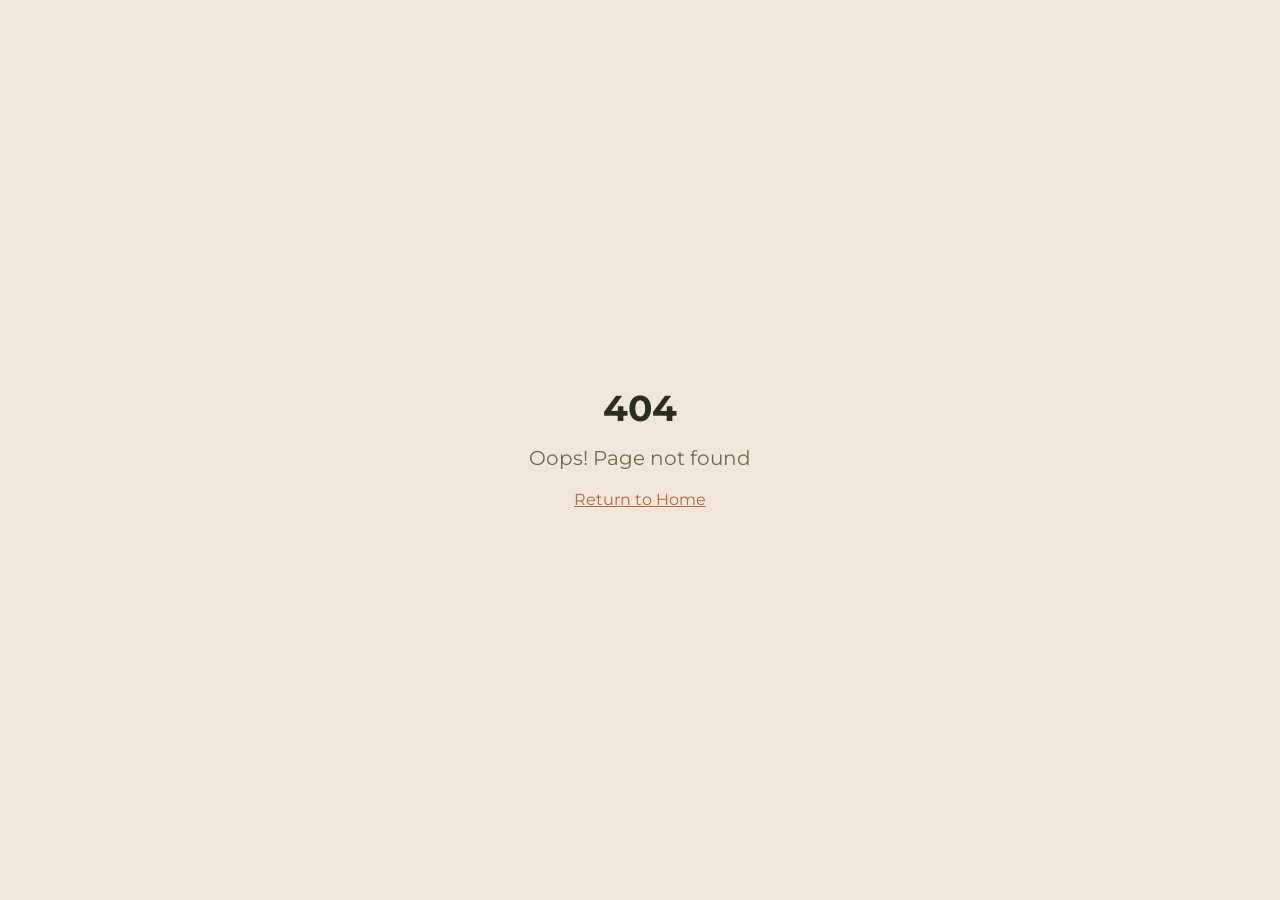
<file: index.html>
<!doctype html>
<html lang="en">
  <head>
    <meta charset="UTF-8" />
    <meta name="viewport" content="width=device-width, initial-scale=1.0" />
    <title>Ahmed & Maha | Wedding Invitation</title>
    <meta name="description" content="Friday, 18 December 2026 · 4:00 PM · Hilton Pyramids Golf">
    <meta name="author" content="Lovable" />
    <meta property="og:type" content="website" />
    <meta property="og:url" content="https://ahmed-maha-wedding.vercel.app/" />
    <meta property="og:image:width" content="459" />
    <meta property="og:image:height" content="858" />
    <meta property="og:image" content="https://ahmed-maha-wedding.vercel.app/assets/images/og-ahmed-maha.jpg">
    <meta property="og:image:secure_url" content="https://ahmed-maha-wedding.vercel.app/assets/images/og-ahmed-maha.jpg">
    <meta property="og:image:type" content="image/jpeg">
    <meta name="twitter:card" content="summary_large_image" />
    <meta name="twitter:image" content="https://ahmed-maha-wedding.vercel.app/assets/images/og-ahmed-maha.jpg">
    <meta property="og:title" content="Ahmed & Maha | Wedding Invitation">
    <meta name="twitter:title" content="Ahmed & Maha | Wedding Invitation">
    <meta property="og:description" content="Friday, 18 December 2026 · 4:00 PM · Hilton Pyramids Golf">
    <meta name="twitter:description" content="Friday, 18 December 2026 · 4:00 PM · Hilton Pyramids Golf">
    <link rel="icon" type="image/x-icon" href="favicon.ico">
    <link rel="preconnect" href="https://fonts.googleapis.com">
    <link rel="preconnect" href="https://fonts.gstatic.com" crossorigin>
    <link href="https://fonts.googleapis.com/css2?family=Cormorant+Garamond:ital,wght@0,300;0,400;0,500;0,600;1,300;1,400;1,600&family=Montserrat:wght@300;400;500;600&family=Great+Vibes&family=Alex+Brush&family=Aref+Ruqaa:wght@400;700&family=Amiri:wght@400;700&family=Tajawal:wght@300;400;500;700&display=swap" rel="stylesheet">
    <link rel="stylesheet" crossorigin href="css/index-2WDnBDLX.beautified.css">
  </head>
  <body>
    <div id="root"></div>
    <script type="module" crossorigin src="js/index-Dycnfc6B.beautified.js"></script>
  </body>
</html>
</file>
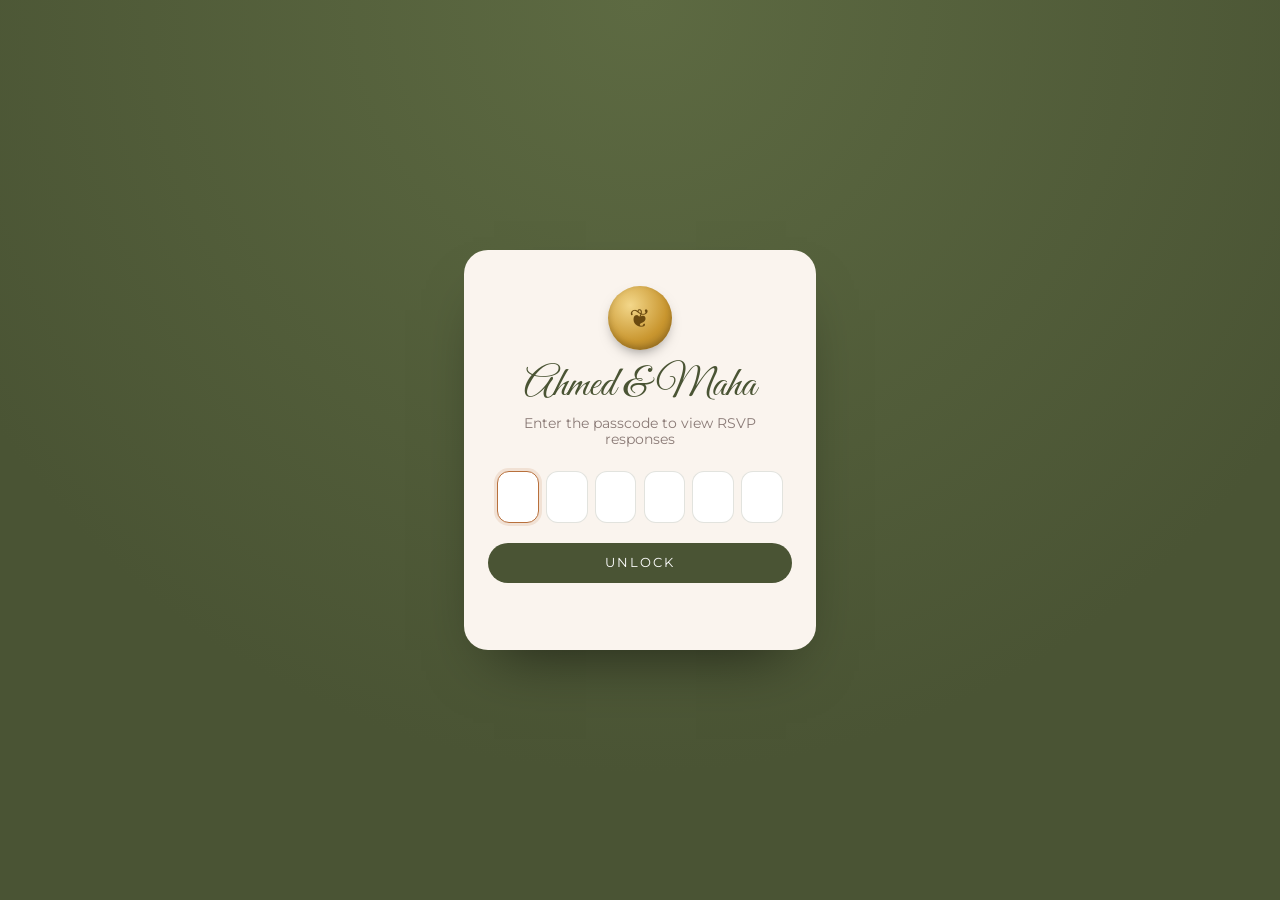
<file: responses.html>
<!doctype html>
<html lang="en">
<head>
  <meta charset="UTF-8" />
  <meta name="viewport" content="width=device-width, initial-scale=1.0" />
  <meta name="robots" content="noindex, nofollow" />
  <title>RSVP Responses | Ahmed &amp; Maha</title>
  <link rel="icon" type="image/x-icon" href="favicon.ico">
  <link rel="preconnect" href="https://fonts.googleapis.com">
  <link rel="preconnect" href="https://fonts.gstatic.com" crossorigin>
  <link href="https://fonts.googleapis.com/css2?family=Cormorant+Garamond:ital,wght@0,400;0,500;0,600;1,400&family=Montserrat:wght@300;400;500;600&family=Great+Vibes&display=swap" rel="stylesheet">
  <style>
    :root {
      --olive: #4a5434;
      --olive-2: #5d6a42;
      --cream: #f5ebe1;
      --paper: #faf4ee;
      --gold: #f5ebe1;
      --wine: #7c2a3e;
      --accent: #b8703c;
      --text: #3b2a2e;
      --muted: #8a7a76;
      --line: rgba(74, 84, 52, .16);
      --yes: #2F5A3F;
      --no: #b23a5b;
    }
    * { box-sizing: border-box; margin: 0; padding: 0 }
    body {
      font-family: Montserrat, system-ui, sans-serif;
      background: var(--cream);
      color: var(--text);
      min-height: 100vh;
    }
    .script { font-family: "Great Vibes", cursive; font-weight: 400 }
    .serif { font-family: "Cormorant Garamond", serif }
    button { font: inherit; cursor: pointer; border: 0; background: none; color: inherit }

    /* lock screen */
    .lock {
      min-height: 100vh; display: flex; align-items: center; justify-content: center;
      padding: 1.5rem; background: radial-gradient(circle at 50% 0%, var(--olive-2), var(--olive) 70%);
    }
    .lock-card {
      width: 100%; max-width: 22rem; text-align: center; background: var(--paper);
      border-radius: 1.5rem; padding: 2.25rem 1.5rem; box-shadow: 0 30px 60px -30px rgba(0,0,0,.6);
      animation: pop .7s cubic-bezier(.2,1.4,.4,1) both;
    }
    .lock-seal {
      width: 64px; height: 64px; margin: 0 auto 1rem; border-radius: 50%;
      background: radial-gradient(circle at 35% 30%, #f3d78a, #c9962f 60%, #9c7020);
      display: flex; align-items: center; justify-content: center; color: #6b4a10; font-size: 1.6rem;
      box-shadow: 0 6px 14px -6px rgba(0,0,0,.5), inset 0 -3px 6px rgba(0,0,0,.2);
    }
    .lock h1 { font-size: 2.6rem; color: var(--olive); line-height: 1 }
    .lock p { color: var(--muted); font-size: .85rem; margin: .5rem 0 1.5rem }
    .pin { display: flex; gap: .45rem; justify-content: center; margin-bottom: 1.25rem }
    .pin input {
      width: 2.6rem; height: 3.2rem; text-align: center; font-size: 1.4rem; border-radius: .75rem;
      border: 1.5px solid var(--line); background: #fff; color: var(--text); outline: none;
      font-family: "Cormorant Garamond", serif; font-weight: 600;
    }
    .pin input:focus { border-color: var(--accent); box-shadow: 0 0 0 3px rgba(184,112,60,.15) }
    .shake { animation: shake .45s }
    .btn {
      display: inline-flex; align-items: center; justify-content: center; gap: .5rem;
      padding: .8rem 1.4rem; border-radius: 999px; background: var(--olive); color: #fff;
      font-size: .8rem; letter-spacing: .15em; text-transform: uppercase; transition: transform .2s, opacity .2s;
    }
    .btn:hover { transform: translateY(-1px) }
    .btn:disabled { opacity: .55; cursor: default; transform: none }
    .btn-ghost { background: #fff; color: var(--olive); border: 1px solid var(--line) }
    .lock .btn { width: 100% }
    .err { color: var(--no); font-size: .8rem; min-height: 1.2rem; margin-top: .75rem }

    /* dashboard */
    .top {
      background: var(--olive); color: var(--gold); padding: 1.5rem 1rem 4.5rem; text-align: center;
    }
    .top h1 { font-size: 2.8rem; line-height: 1 }
    .top p { opacity: .75; font-size: .8rem; letter-spacing: .25em; text-transform: uppercase; margin-top: .4rem }
    .wrap { max-width: 64rem; margin: -3.5rem auto 0; padding: 0 1rem 3rem }
    .stats { display: grid; grid-template-columns: repeat(2, 1fr); gap: .75rem }
    .stat {
      background: var(--paper); border-radius: 1.1rem; padding: 1rem; border: 1px solid var(--line);
      box-shadow: 0 10px 30px -20px rgba(0,0,0,.45); animation: rise .6s both;
    }
    .stat:nth-child(2) { animation-delay: .06s } .stat:nth-child(3) { animation-delay: .12s } .stat:nth-child(4) { animation-delay: .18s }
    .stat-label { font-size: .62rem; letter-spacing: .22em; text-transform: uppercase; color: var(--muted) }
    .stat-num { font-family: "Cormorant Garamond", serif; font-size: 2.4rem; font-weight: 600; line-height: 1.1 }
    .stat-num.yes { color: var(--yes) } .stat-num.no { color: var(--no) } .stat-num.gold { color: var(--accent) }
    .bar { height: 6px; border-radius: 6px; background: rgba(178,58,91,.18); overflow: hidden; margin-top: .5rem }
    .bar > span { display: block; height: 100%; background: var(--yes); border-radius: 6px; transition: width 1s ease }

    .tools { display: flex; flex-wrap: wrap; gap: .6rem; align-items: center; margin: 1.5rem 0 1rem }
    .search {
      flex: 1 1 14rem; padding: .7rem 1rem; border-radius: 999px; border: 1px solid var(--line);
      background: #fff; font: inherit; font-size: .9rem; outline: none; color: var(--text);
    }
    .search:focus { border-color: var(--accent) }
    .filters { display: flex; gap: .35rem }
    .chip {
      padding: .5rem .9rem; border-radius: 999px; font-size: .75rem; border: 1px solid var(--line); background: #fff;
    }
    .chip.on { background: var(--olive); color: #fff; border-color: var(--olive) }

    .list { display: grid; gap: .75rem }
    .row {
      background: #fff; border-radius: 1rem; padding: 1rem 1.1rem; border: 1px solid var(--line);
      display: grid; grid-template-columns: auto 1fr auto; gap: .2rem .9rem; align-items: center;
      animation: rise .45s both;
    }
    .avatar {
      grid-row: span 2; width: 42px; height: 42px; border-radius: 50%; display: flex; align-items: center;
      justify-content: center; font-family: "Cormorant Garamond", serif; font-weight: 600; font-size: 1.2rem; color: #fff;
    }
    .name { font-family: "Cormorant Garamond", serif; font-size: 1.3rem; font-weight: 600; line-height: 1.15; word-break: break-word }
    .when { font-size: .7rem; color: var(--muted) }
    .badge {
      grid-row: span 2; justify-self: end; display: flex; flex-direction: column; align-items: center;
      padding: .35rem .7rem; border-radius: .8rem; font-size: .62rem; letter-spacing: .12em; text-transform: uppercase;
    }
    .badge b { font-family: "Cormorant Garamond", serif; font-size: 1.4rem; letter-spacing: 0; line-height: 1 }
    .badge.yes { background: rgba(47,90,63,.1); color: var(--yes) }
    .badge.no { background: rgba(178,58,91,.1); color: var(--no) }
    .msg {
      grid-column: 1 / -1; margin-top: .6rem; padding: .7rem .9rem; border-radius: .75rem; background: var(--paper);
      font-family: "Cormorant Garamond", serif; font-style: italic; font-size: 1.05rem; border-left: 3px solid var(--accent);
      white-space: pre-wrap; word-break: break-word;
    }
    .row-foot { grid-column: 1 / -1; display: flex; justify-content: flex-end; margin-top: .55rem }
    .del {
      display: inline-flex; align-items: center; gap: .35rem; padding: .4rem .85rem; border-radius: 999px;
      font-size: .7rem; letter-spacing: .1em; text-transform: uppercase; color: var(--no);
      border: 1px solid rgba(178,58,91,.3); background: #fff; transition: background .2s, color .2s;
    }
    .del svg { width: 14px; height: 14px }
    .del:hover:not(:disabled) { background: var(--no); color: #fff }
    .del:disabled { opacity: .6; cursor: default }
    .row.gone { transition: opacity .35s, transform .35s; opacity: 0; transform: translateX(30px) }
    .empty { text-align: center; color: var(--muted); padding: 3rem 1rem; font-family: "Cormorant Garamond", serif; font-size: 1.3rem }
    .note { text-align: center; color: var(--muted); font-size: .7rem; margin-top: 2rem }
    .hidden { display: none !important }
    .spin { width: 16px; height: 16px; border: 2px solid rgba(255,255,255,.4); border-top-color: #fff; border-radius: 50%; animation: spin .8s linear infinite }

    @media (min-width: 720px) {
      .stats { grid-template-columns: repeat(4, 1fr) }
      .top { padding: 2.5rem 1rem 5rem }
      .top h1 { font-size: 3.6rem }
    }
    @keyframes pop { from { transform: scale(.85); opacity: 0 } to { transform: none; opacity: 1 } }
    @keyframes rise { from { transform: translateY(14px); opacity: 0 } to { transform: none; opacity: 1 } }
    @keyframes shake { 20%, 60% { transform: translateX(-8px) } 40%, 80% { transform: translateX(8px) } }
    @keyframes spin { to { transform: rotate(360deg) } }
    @media (prefers-reduced-motion: reduce) { * { animation: none !important; transition: none !important } }
  </style>
</head>
<body>
  <!-- Lock screen -->
  <section class="lock" id="lock">
    <form class="lock-card" id="lockForm" autocomplete="off">
      <div class="lock-seal">&#10086;</div>
      <h1 class="script">Ahmed &amp; Maha</h1>
      <p>Enter the passcode to view RSVP responses</p>
      <div class="pin" id="pin">
        <input inputmode="numeric" maxlength="1" aria-label="Digit 1">
        <input inputmode="numeric" maxlength="1" aria-label="Digit 2">
        <input inputmode="numeric" maxlength="1" aria-label="Digit 3">
        <input inputmode="numeric" maxlength="1" aria-label="Digit 4">
        <input inputmode="numeric" maxlength="1" aria-label="Digit 5">
        <input inputmode="numeric" maxlength="1" aria-label="Digit 6">
      </div>
      <button class="btn" id="unlockBtn" type="submit">Unlock</button>
      <div class="err" id="lockErr" role="alert"></div>
    </form>
  </section>

  <!-- Dashboard -->
  <main class="hidden" id="dash">
    <header class="top">
      <h1 class="script">RSVP Responses</h1>
      <p>Ahmed &amp; Maha &middot; 18 December 2026</p>
    </header>
    <div class="wrap">
      <div class="stats">
        <div class="stat"><div class="stat-label">Responses</div><div class="stat-num" id="sTotal">0</div></div>
        <div class="stat"><div class="stat-label">Attending</div><div class="stat-num yes" id="sYes">0</div>
          <div class="bar"><span id="sBar" style="width:0%"></span></div></div>
        <div class="stat"><div class="stat-label">Total guests</div><div class="stat-num gold" id="sGuests">0</div></div>
        <div class="stat"><div class="stat-label">Declined</div><div class="stat-num no" id="sNo">0</div></div>
      </div>

      <div class="tools">
        <input class="search" id="search" type="search" placeholder="Search by name or message">
        <div class="filters">
          <button class="chip on" data-f="all">All</button>
          <button class="chip" data-f="yes">Attending</button>
          <button class="chip" data-f="no">Declined</button>
        </div>
        <button class="btn btn-ghost" id="refresh" type="button">Refresh</button>
        <button class="btn" id="csv" type="button">Export CSV</button>
      </div>

      <div class="list" id="list"></div>
      <p class="note" id="updated"></p>
    </div>
  </main>

  <script>
    const FN_URL = "https://cwcsbydzseldbjtadbbu.supabase.co/functions/v1/get-rsvps";
    const ANON = "eyJhbGciOiJIUzI1NiIsInR5cCI6IkpXVCJ9.eyJpc3MiOiJzdXBhYmFzZSIsInJlZiI6ImN3Y3NieWR6c2VsZGJqdGFkYmJ1Iiwicm9sZSI6ImFub24iLCJpYXQiOjE3ODU1MTY5NjYsImV4cCI6MjEwMTA5Mjk2Nn0.QWNqAihPZNB1IXNtmgStQ8k_hIuSto0u5cU7KVOER4g";
    const KEY = "am-rsvp-pass";
    const $ = id => document.getElementById(id);
    const pins = [...document.querySelectorAll("#pin input")];
    let rows = [], filter = "all", passcode = "";

    const store = {
      get() { try { return sessionStorage.getItem(KEY) || "" } catch { return "" } },
      set(v) { try { sessionStorage.setItem(KEY, v) } catch {} },
      clear() { try { sessionStorage.removeItem(KEY) } catch {} }
    };

    // pin inputs
    pins.forEach((el, i) => {
      el.addEventListener("input", () => {
        el.value = el.value.replace(/\D/g, "").slice(-1);
        if (el.value && pins[i + 1]) pins[i + 1].focus();
        if (pins.every(p => p.value)) $("lockForm").requestSubmit();
      });
      el.addEventListener("keydown", e => {
        if (e.key === "Backspace" && !el.value && pins[i - 1]) pins[i - 1].focus();
      });
      el.addEventListener("paste", e => {
        const d = (e.clipboardData.getData("text") || "").replace(/\D/g, "").slice(0, 6);
        if (!d) return;
        e.preventDefault();
        pins.forEach((p, k) => p.value = d[k] || "");
        (pins[d.length] || pins[5]).focus();
        if (d.length === 6) $("lockForm").requestSubmit();
      });
    });

    async function fetchRows(code) {
      return (await callFn({ passcode: code })).data || [];
    }

    async function callFn(payload) {
      let res;
      try {
        res = await fetch(FN_URL, {
          method: "POST",
          headers: { "Content-Type": "application/json", apikey: ANON, Authorization: "Bearer " + ANON },
          body: JSON.stringify(payload)
        });
      } catch {
        throw new Error("Couldn't reach the server. Check your connection, or the get-rsvps function isn't set up in Supabase yet.");
      }
      let body = {};
      try { body = await res.json() } catch {}
      if (res.status === 401 && body.error === "Wrong passcode") throw Object.assign(new Error("Wrong passcode"), { code: 401 });
      if (res.status === 404) throw new Error("The get-rsvps function isn't set up in Supabase yet.");
      if (!res.ok) throw new Error(body.error || body.message || body.msg || ("Error " + res.status));
      return body;
    }

    async function unlock(code, silent) {
      const btn = $("unlockBtn");
      btn.disabled = true; btn.innerHTML = '<span class="spin"></span>';
      $("lockErr").textContent = "";
      try {
        rows = await fetchRows(code);
        passcode = code; store.set(code);
        $("lock").classList.add("hidden"); $("dash").classList.remove("hidden");
        render();
      } catch (e) {
        store.clear();
        if (!silent) {
          $("lockErr").textContent = e.message;
          $("pin").classList.remove("shake"); void $("pin").offsetWidth; $("pin").classList.add("shake");
          if (e.code === 401) { pins.forEach(p => p.value = ""); pins[0].focus() }
        }
      } finally {
        btn.disabled = false; btn.textContent = "Unlock";
      }
    }

    $("lockForm").addEventListener("submit", e => {
      e.preventDefault();
      const code = pins.map(p => p.value).join("");
      if (code.length < 6) { $("lockErr").textContent = "Enter all 6 digits"; return }
      unlock(code);
    });

    const guestsOf = r => r.attendance === "yes" ? (Number(r.number_of_guests) || 1) : 0;
    const esc = s => String(s ?? "").replace(/[&<>"']/g, c => ({ "&": "&amp;", "<": "&lt;", ">": "&gt;", '"': "&quot;", "'": "&#39;" }[c]));
    const fmt = d => { try { return new Date(d).toLocaleString("en-GB", { day: "numeric", month: "short", hour: "2-digit", minute: "2-digit" }) } catch { return "" } };
    const palette = ["#2F5A3F", "#7FA97C", "#0E7A4D", "#D63384", "#F07BA7", "#b8703c", "#4a5434"];
    const colorFor = s => palette[[...String(s)].reduce((a, c) => a + c.charCodeAt(0), 0) % palette.length];

    function countUp(el, to) {
      const from = Number(el.textContent) || 0, t0 = performance.now(), dur = 700;
      const step = t => { const k = Math.min(1, (t - t0) / dur); el.textContent = Math.round(from + (to - from) * (1 - Math.pow(1 - k, 3))); if (k < 1) requestAnimationFrame(step) };
      requestAnimationFrame(step);
    }

    function render() {
      const yes = rows.filter(r => r.attendance === "yes"), no = rows.filter(r => r.attendance !== "yes");
      countUp($("sTotal"), rows.length);
      countUp($("sYes"), yes.length);
      countUp($("sNo"), no.length);
      countUp($("sGuests"), yes.reduce((a, r) => a + guestsOf(r), 0));
      $("sBar").style.width = rows.length ? (yes.length / rows.length * 100) + "%" : "0%";

      const q = $("search").value.trim().toLowerCase();
      const shown = rows.filter(r =>
        (filter === "all" || (filter === "yes" ? r.attendance === "yes" : r.attendance !== "yes")) &&
        (!q || (r.full_name || "").toLowerCase().includes(q) || (r.message || "").toLowerCase().includes(q)));

      $("list").innerHTML = shown.length ? shown.map((r, i) => {
        const y = r.attendance === "yes";
        return `<article class="row" style="animation-delay:${Math.min(i, 12) * 0.04}s">
          <div class="avatar" style="background:${colorFor(r.full_name)}">${esc((r.full_name || "?").trim().charAt(0).toUpperCase())}</div>
          <div class="name">${esc(r.full_name)}</div>
          <div class="badge ${y ? "yes" : "no"}">${y ? `<b>${guestsOf(r)}</b>${guestsOf(r) === 1 ? "guest" : "guests"}` : "<b>&#10005;</b>declined"}</div>
          <div class="when">${esc(fmt(r.created_at))}</div>
          ${r.message ? `<div class="msg">${esc(r.message)}</div>` : ""}
          <div class="row-foot"><button class="del" type="button" data-id="${esc(r.id)}">
            <svg viewBox="0 0 24 24" fill="none" stroke="currentColor" stroke-width="1.6" stroke-linecap="round" stroke-linejoin="round"><path d="M3 6h18"/><path d="M8 6V4h8v2"/><path d="M6 6l1 14h10l1-14"/><path d="M10 11v6M14 11v6"/></svg>
            Delete</button></div>
        </article>`;
      }).join("") : `<div class="empty">${rows.length ? "No matching responses" : "No responses yet"}</div>`;

      $("updated").textContent = "Last updated " + new Date().toLocaleTimeString("en-GB", { hour: "2-digit", minute: "2-digit" });
    }

    $("list").addEventListener("click", async e => {
      const btn = e.target.closest(".del");
      if (!btn) return;
      const id = btn.dataset.id, r = rows.find(x => x.id === id);
      if (!r || !confirm(`Delete the response from "${r.full_name}"?\nThis can't be undone.`)) return;
      btn.disabled = true; btn.textContent = "Deleting...";
      try {
        await callFn({ passcode, action: "delete", id });
        const card = btn.closest(".row");
        card.classList.add("gone");
        setTimeout(() => { rows = rows.filter(x => x.id !== id); render() }, 350);
      } catch (err) {
        alert("Couldn't delete: " + err.message);
        btn.disabled = false; btn.textContent = "Delete";
      }
    });

    $("search").addEventListener("input", render);
    document.querySelectorAll(".chip").forEach(c => c.addEventListener("click", () => {
      document.querySelectorAll(".chip").forEach(x => x.classList.toggle("on", x === c));
      filter = c.dataset.f; render();
    }));
    $("refresh").addEventListener("click", async () => {
      const b = $("refresh"); b.disabled = true; b.textContent = "Loading...";
      try { rows = await fetchRows(passcode); render() } catch (e) { alert(e.message) }
      finally { b.disabled = false; b.textContent = "Refresh" }
    });
    $("csv").addEventListener("click", () => {
      // prefix cells that Excel would treat as formulas
      const q = v => { let s = String(v ?? ""); if (/^[=+\-@\t\r]/.test(s)) s = "'" + s; return '"' + s.replace(/"/g, '""') + '"' };
      const lines = [["Name", "Attending", "Guests", "Message", "Submitted"].map(q).join(",")]
        .concat(rows.map(r => [r.full_name, r.attendance === "yes" ? "Yes" : "No", guestsOf(r), r.message, r.created_at].map(q).join(",")));
      const a = document.createElement("a");
      a.href = URL.createObjectURL(new Blob(["﻿" + lines.join("\r\n")], { type: "text/csv;charset=utf-8" }));
      a.download = "ahmed-maha-rsvps.csv"; document.body.appendChild(a); a.click(); a.remove();
    });

    // auto-unlock within the same browser tab session
    const saved = store.get();
    if (saved) unlock(saved, true); else pins[0].focus();
  </script>
</body>
</html>
</file>
<file: css/index-2WDnBDLX.beautified.css>
@import"https://fonts.googleapis.com/css2?family=Cormorant+Garamond:ital,wght@0,300;0,400;0,500;0,600;1,300;1,400;1,600&family=Montserrat:wght@300;400;500;600&family=Great+Vibes&family=Alex+Brush&display=swap";

*,
:before,
:after {
    --tw-border-spacing-x: 0;
    --tw-border-spacing-y: 0;
    --tw-translate-x: 0;
    --tw-translate-y: 0;
    --tw-rotate: 0;
    --tw-skew-x: 0;
    --tw-skew-y: 0;
    --tw-scale-x: 1;
    --tw-scale-y: 1;
    --tw-pan-x: ;
    --tw-pan-y: ;
    --tw-pinch-zoom: ;
    --tw-scroll-snap-strictness: proximity;
    --tw-gradient-from-position: ;
    --tw-gradient-via-position: ;
    --tw-gradient-to-position: ;
    --tw-ordinal: ;
    --tw-slashed-zero: ;
    --tw-numeric-figure: ;
    --tw-numeric-spacing: ;
    --tw-numeric-fraction: ;
    --tw-ring-inset: ;
    --tw-ring-offset-width: 0px;
    --tw-ring-offset-color: #fff;
    --tw-ring-color: rgb(59 130 246 / .5);
    --tw-ring-offset-shadow: 0 0 #0000;
    --tw-ring-shadow: 0 0 #0000;
    --tw-shadow: 0 0 #0000;
    --tw-shadow-colored: 0 0 #0000;
    --tw-blur: ;
    --tw-brightness: ;
    --tw-contrast: ;
    --tw-grayscale: ;
    --tw-hue-rotate: ;
    --tw-invert: ;
    --tw-saturate: ;
    --tw-sepia: ;
    --tw-drop-shadow: ;
    --tw-backdrop-blur: ;
    --tw-backdrop-brightness: ;
    --tw-backdrop-contrast: ;
    --tw-backdrop-grayscale: ;
    --tw-backdrop-hue-rotate: ;
    --tw-backdrop-invert: ;
    --tw-backdrop-opacity: ;
    --tw-backdrop-saturate: ;
    --tw-backdrop-sepia: ;
    --tw-contain-size: ;
    --tw-contain-layout: ;
    --tw-contain-paint: ;
    --tw-contain-style:
}

::backdrop {
    --tw-border-spacing-x: 0;
    --tw-border-spacing-y: 0;
    --tw-translate-x: 0;
    --tw-translate-y: 0;
    --tw-rotate: 0;
    --tw-skew-x: 0;
    --tw-skew-y: 0;
    --tw-scale-x: 1;
    --tw-scale-y: 1;
    --tw-pan-x: ;
    --tw-pan-y: ;
    --tw-pinch-zoom: ;
    --tw-scroll-snap-strictness: proximity;
    --tw-gradient-from-position: ;
    --tw-gradient-via-position: ;
    --tw-gradient-to-position: ;
    --tw-ordinal: ;
    --tw-slashed-zero: ;
    --tw-numeric-figure: ;
    --tw-numeric-spacing: ;
    --tw-numeric-fraction: ;
    --tw-ring-inset: ;
    --tw-ring-offset-width: 0px;
    --tw-ring-offset-color: #fff;
    --tw-ring-color: rgb(59 130 246 / .5);
    --tw-ring-offset-shadow: 0 0 #0000;
    --tw-ring-shadow: 0 0 #0000;
    --tw-shadow: 0 0 #0000;
    --tw-shadow-colored: 0 0 #0000;
    --tw-blur: ;
    --tw-brightness: ;
    --tw-contrast: ;
    --tw-grayscale: ;
    --tw-hue-rotate: ;
    --tw-invert: ;
    --tw-saturate: ;
    --tw-sepia: ;
    --tw-drop-shadow: ;
    --tw-backdrop-blur: ;
    --tw-backdrop-brightness: ;
    --tw-backdrop-contrast: ;
    --tw-backdrop-grayscale: ;
    --tw-backdrop-hue-rotate: ;
    --tw-backdrop-invert: ;
    --tw-backdrop-opacity: ;
    --tw-backdrop-saturate: ;
    --tw-backdrop-sepia: ;
    --tw-contain-size: ;
    --tw-contain-layout: ;
    --tw-contain-paint: ;
    --tw-contain-style:
}

*,
:before,
:after {
    box-sizing: border-box;
    border-width: 0;
    border-style: solid;
    border-color: #e5e7eb
}

:before,
:after {
    --tw-content: ""
}

html,
:host {
    line-height: 1.5;
    -webkit-text-size-adjust: 100%;
    -moz-tab-size: 4;
    -o-tab-size: 4;
    tab-size: 4;
    font-family: Montserrat, sans-serif;
    font-feature-settings: normal;
    font-variation-settings: normal;
    -webkit-tap-highlight-color: transparent
}

body {
    margin: 0;
    line-height: inherit
}

hr {
    height: 0;
    color: inherit;
    border-top-width: 1px
}

abbr:where([title]) {
    -webkit-text-decoration: underline dotted;
    text-decoration: underline dotted
}

h1,
h2,
h3,
h4,
h5,
h6 {
    font-size: inherit;
    font-weight: inherit
}

a {
    color: inherit;
    text-decoration: inherit
}

b,
strong {
    font-weight: bolder
}

code,
kbd,
samp,
pre {
    font-family: ui-monospace, SFMono-Regular, Menlo, Monaco, Consolas, Liberation Mono, Courier New, monospace;
    font-feature-settings: normal;
    font-variation-settings: normal;
    font-size: 1em
}

small {
    font-size: 80%
}

sub,
sup {
    font-size: 75%;
    line-height: 0;
    position: relative;
    vertical-align: baseline
}

sub {
    bottom: -.25em
}

sup {
    top: -.5em
}

table {
    text-indent: 0;
    border-color: inherit;
    border-collapse: collapse
}

button,
input,
optgroup,
select,
textarea {
    font-family: inherit;
    font-feature-settings: inherit;
    font-variation-settings: inherit;
    font-size: 100%;
    font-weight: inherit;
    line-height: inherit;
    letter-spacing: inherit;
    color: inherit;
    margin: 0;
    padding: 0
}

button,
select {
    text-transform: none
}

button,
input:where([type=button]),
input:where([type=reset]),
input:where([type=submit]) {
    -webkit-appearance: button;
    background-color: transparent;
    background-image: none
}

:-moz-focusring {
    outline: auto
}

:-moz-ui-invalid {
    box-shadow: none
}

progress {
    vertical-align: baseline
}

::-webkit-inner-spin-button,
::-webkit-outer-spin-button {
    height: auto
}

[type=search] {
    -webkit-appearance: textfield;
    outline-offset: -2px
}

::-webkit-search-decoration {
    -webkit-appearance: none
}

::-webkit-file-upload-button {
    -webkit-appearance: button;
    font: inherit
}

summary {
    display: list-item
}

blockquote,
dl,
dd,
h1,
h2,
h3,
h4,
h5,
h6,
hr,
figure,
p,
pre {
    margin: 0
}

fieldset {
    margin: 0;
    padding: 0
}

legend {
    padding: 0
}

ol,
ul,
menu {
    list-style: none;
    margin: 0;
    padding: 0
}

dialog {
    padding: 0
}

textarea {
    resize: vertical
}

input::-moz-placeholder,
textarea::-moz-placeholder {
    opacity: 1;
    color: #9ca3af
}

input::placeholder,
textarea::placeholder {
    opacity: 1;
    color: #9ca3af
}

button,
[role=button] {
    cursor: pointer
}

:disabled {
    cursor: default
}

img,
svg,
video,
canvas,
audio,
iframe,
embed,
object {
    display: block;
    vertical-align: middle
}

img,
video {
    max-width: 100%;
    height: auto
}

[hidden]:where(:not([hidden=until-found])) {
    display: none
}

:root {
    --background: 30 50% 95%;
    --foreground: 80 21% 15%;
    --card: 30 50% 97%;
    --card-foreground: 80 21% 15%;
    --popover: 30 50% 97%;
    --popover-foreground: 80 21% 15%;
    --primary: 23 50% 47%;
    --primary-foreground: 30 50% 97%;
    --secondary: 53 18% 37%;
    --secondary-foreground: 30 50% 95%;
    --muted: 30 40% 90%;
    --muted-foreground: 53 18% 37%;
    --accent: 23 82% 51%;
    --accent-foreground: 0 0% 100%;
    --destructive: 0 84% 60%;
    --destructive-foreground: 0 0% 98%;
    --border: 30 30% 84%;
    --input: 30 30% 84%;
    --ring: 23 50% 47%;
    --radius: .5rem;
    --sidebar-background: 0 0% 98%;
    --sidebar-foreground: 240 5.3% 26.1%;
    --sidebar-primary: 240 5.9% 10%;
    --sidebar-primary-foreground: 0 0% 98%;
    --sidebar-accent: 240 4.8% 95.9%;
    --sidebar-accent-foreground: 240 5.9% 10%;
    --sidebar-border: 220 13% 91%;
    --sidebar-ring: 217.2 91.2% 59.8%;
    --wedding-cream: 30 50% 92%;
    --wedding-paper: 30 50% 95%;
    --wedding-blush: 346 47% 33%;
    --wedding-sage: 53 18% 37%;
    --wedding-accent: 23 50% 47%;
    --wedding-text: 346 47% 33%;
    --wedding-olive: 80 21% 27%;
    --wedding-gold: 30 50% 92%;
    --wedding-orange: 23 82% 51%;
    --wedding-wine: 346 47% 33%
}

.dark {
    --background: 20 14% 10%;
    --foreground: 0 0% 98%;
    --card: 20 14% 12%;
    --card-foreground: 0 0% 98%;
    --popover: 20 14% 12%;
    --popover-foreground: 0 0% 98%;
    --primary: 23 50% 47%;
    --primary-foreground: 0 0% 100%;
    --secondary: 140 20% 30%;
    --secondary-foreground: 0 0% 98%;
    --muted: 20 14% 20%;
    --muted-foreground: 0 0% 70%;
    --accent: 23 50% 47%;
    --accent-foreground: 0 0% 100%;
    --destructive: 0 62% 50%;
    --destructive-foreground: 0 0% 98%;
    --border: 20 14% 25%;
    --input: 20 14% 25%;
    --ring: 23 50% 47%;
    --sidebar-background: 20 14% 8%;
    --sidebar-foreground: 0 0% 85%;
    --sidebar-primary: 0 0% 98%;
    --sidebar-primary-foreground: 20 14% 10%;
    --sidebar-accent: 20 14% 15%;
    --sidebar-accent-foreground: 0 0% 98%;
    --sidebar-border: 20 14% 20%;
    --sidebar-ring: 23 50% 47%;
    --wedding-cream: 47 20% 15%;
    --wedding-paper: 80 10% 12%;
    --wedding-blush: 350 40% 20%;
    --wedding-sage: 140 15% 30%;
    --wedding-accent: 23 50% 47%;
    --wedding-text: 0 0% 95%;
    --wedding-olive: 80 21% 27%;
    --wedding-gold: 30 58% 77%;
    --wedding-orange: 23 82% 51%;
    --wedding-wine: 346 47% 33%
}

* {
    border-color: hsl(var(--border))
}

body {
    background-color: hsl(var(--background));
    color: hsl(var(--foreground));
    font-family: Montserrat, sans-serif
}

.font-serif {
    font-family: Cormorant Garamond, serif
}

.font-script {
    font-family: Great Vibes, cursive
}

.container {
    width: 100%;
    margin-right: auto;
    margin-left: auto;
    padding-right: 2rem;
    padding-left: 2rem
}

@media (min-width: 1400px) {
    .container {
        max-width: 1400px
    }
}

.sr-only {
    position: absolute;
    width: 1px;
    height: 1px;
    padding: 0;
    margin: -1px;
    overflow: hidden;
    clip: rect(0, 0, 0, 0);
    white-space: nowrap;
    border-width: 0
}

.pointer-events-none {
    pointer-events: none
}

.pointer-events-auto {
    pointer-events: auto
}

.visible {
    visibility: visible
}

.invisible {
    visibility: hidden
}

.fixed {
    position: fixed
}

.absolute {
    position: absolute
}

.relative {
    position: relative
}

.inset-0 {
    top: 0;
    right: 0;
    bottom: 0;
    left: 0
}

.inset-x-0 {
    left: 0;
    right: 0
}

.inset-y-0 {
    top: 0;
    bottom: 0
}

.-bottom-12 {
    bottom: -3rem
}

.-left-12 {
    left: -3rem
}

.-right-12 {
    right: -3rem
}

.-top-12 {
    top: -3rem
}

.bottom-0 {
    bottom: 0
}

.bottom-2\.5 {
    bottom: .625rem
}

.bottom-6 {
    bottom: 1.5rem
}

.left-0 {
    left: 0
}

.left-1 {
    left: .25rem
}

.left-1\/2 {
    left: 50%
}

.left-2 {
    left: .5rem
}

.left-4 {
    left: 1rem
}

.left-6 {
    left: 1.5rem
}

.left-\[16px\] {
    left: 16px
}

.left-\[50\%\] {
    left: 50%
}

.right-0 {
    right: 0
}

.right-1 {
    right: .25rem
}

.right-2 {
    right: .5rem
}

.right-3 {
    right: .75rem
}

.right-4 {
    right: 1rem
}

.right-6 {
    right: 1.5rem
}

.top-0 {
    top: 0
}

.top-1\.5 {
    top: .375rem
}

.top-1\/2 {
    top: 50%
}

.top-16 {
    top: 4rem
}

.top-2 {
    top: .5rem
}

.top-3\.5 {
    top: .875rem
}

.top-4 {
    top: 1rem
}

.top-6 {
    top: 1.5rem
}

.top-\[1px\] {
    top: 1px
}

.top-\[50\%\] {
    top: 50%
}

.top-\[60\%\] {
    top: 60%
}

.top-full {
    top: 100%
}

.z-10 {
    z-index: 10
}

.z-20 {
    z-index: 20
}

.z-50 {
    z-index: 50
}

.z-\[100\] {
    z-index: 100
}

.z-\[1\] {
    z-index: 1
}

.-mx-1 {
    margin-left: -.25rem;
    margin-right: -.25rem
}

.mx-0 {
    margin-left: 0;
    margin-right: 0
}

.mx-2 {
    margin-left: .5rem;
    margin-right: .5rem
}

.mx-3\.5 {
    margin-left: .875rem;
    margin-right: .875rem
}

.mx-auto {
    margin-left: auto;
    margin-right: auto
}

.my-0 {
    margin-top: 0;
    margin-bottom: 0
}

.my-0\.5 {
    margin-top: .125rem;
    margin-bottom: .125rem
}

.my-1 {
    margin-top: .25rem;
    margin-bottom: .25rem
}

.my-\[20px\] {
    margin-top: 20px;
    margin-bottom: 20px
}

.my-\[230px\] {
    margin-top: 230px;
    margin-bottom: 230px
}

.my-\[5px\] {
    margin-top: 5px;
    margin-bottom: 5px
}

.my-px {
    margin-top: 1px;
    margin-bottom: 1px
}

.-ml-4 {
    margin-left: -1rem
}

.-mt-4 {
    margin-top: -1rem
}

.mb-0\.5 {
    margin-bottom: .125rem
}

.mb-1 {
    margin-bottom: .25rem
}

.mb-12 {
    margin-bottom: 3rem
}

.mb-16 {
    margin-bottom: 4rem
}

.mb-2 {
    margin-bottom: .5rem
}

.mb-3 {
    margin-bottom: .75rem
}

.mb-4 {
    margin-bottom: 1rem
}

.mb-6 {
    margin-bottom: 1.5rem
}

.mb-8 {
    margin-bottom: 2rem
}

.ml-1 {
    margin-left: .25rem
}

.ml-12 {
    margin-left: 3rem
}

.ml-auto {
    margin-left: auto
}

.mr-1 {
    margin-right: .25rem
}

.mr-2 {
    margin-right: .5rem
}

.mt-1 {
    margin-top: .25rem
}

.mt-1\.5 {
    margin-top: .375rem
}

.mt-10 {
    margin-top: 2.5rem
}

.mt-12 {
    margin-top: 3rem
}

.mt-16 {
    margin-top: 4rem
}

.mt-2 {
    margin-top: .5rem
}

.mt-24 {
    margin-top: 6rem
}

.mt-4 {
    margin-top: 1rem
}

.mt-8 {
    margin-top: 2rem
}

.mt-auto {
    margin-top: auto
}

.block {
    display: block
}

.flex {
    display: flex
}

.inline-flex {
    display: inline-flex
}

.table {
    display: table
}

.grid {
    display: grid
}

.hidden {
    display: none
}

.aspect-square {
    aspect-ratio: 1 / 1
}

.aspect-video {
    aspect-ratio: 16 / 9
}

.size-4 {
    width: 1rem;
    height: 1rem
}

.h-1\.5 {
    height: .375rem
}

.h-10 {
    height: 2.5rem
}

.h-11 {
    height: 2.75rem
}

.h-12 {
    height: 3rem
}

.h-14 {
    height: 3.5rem
}

.h-2 {
    height: .5rem
}

.h-2\.5 {
    height: .625rem
}

.h-3 {
    height: .75rem
}

.h-3\.5 {
    height: .875rem
}

.h-4 {
    height: 1rem
}

.h-5 {
    height: 1.25rem
}

.h-6 {
    height: 1.5rem
}

.h-7 {
    height: 1.75rem
}

.h-8 {
    height: 2rem
}

.h-9 {
    height: 2.25rem
}

.h-\[1px\] {
    height: 1px
}

.h-\[var\(--radix-navigation-menu-viewport-height\)\] {
    height: var(--radix-navigation-menu-viewport-height)
}

.h-\[var\(--radix-select-trigger-height\)\] {
    height: var(--radix-select-trigger-height)
}

.h-auto {
    height: auto
}

.h-full {
    height: 100%
}

.h-px {
    height: 1px
}

.h-svh {
    height: 100svh
}

.max-h-0 {
    max-height: 0px
}

.max-h-96 {
    max-height: 24rem
}

.max-h-\[300px\] {
    max-height: 300px
}

.max-h-screen {
    max-height: 100vh
}

.min-h-0 {
    min-height: 0px
}

.min-h-\[80px\] {
    min-height: 80px
}

.min-h-screen {
    min-height: 100vh
}

.min-h-svh {
    min-height: 100svh
}

.w-0 {
    width: 0px
}

.w-1 {
    width: .25rem
}

.w-10 {
    width: 2.5rem
}

.w-11 {
    width: 2.75rem
}

.w-12 {
    width: 3rem
}

.w-14 {
    width: 3.5rem
}

.w-16 {
    width: 4rem
}

.w-2 {
    width: .5rem
}

.w-2\.5 {
    width: .625rem
}

.w-3 {
    width: .75rem
}

.w-3\.5 {
    width: .875rem
}

.w-3\/4 {
    width: 75%
}

.w-4 {
    width: 1rem
}

.w-5 {
    width: 1.25rem
}

.w-6 {
    width: 1.5rem
}

.w-64 {
    width: 16rem
}

.w-7 {
    width: 1.75rem
}

.w-72 {
    width: 18rem
}

.w-8 {
    width: 2rem
}

.w-80 {
    width: 20rem
}

.w-9 {
    width: 2.25rem
}

.w-\[--sidebar-width\] {
    width: var(--sidebar-width)
}

.w-\[100px\] {
    width: 100px
}

.w-\[1px\] {
    width: 1px
}

.w-auto {
    width: auto
}

.w-full {
    width: 100%
}

.w-max {
    width: -moz-max-content;
    width: max-content
}

.w-px {
    width: 1px
}

.min-w-0 {
    min-width: 0px
}

.min-w-5 {
    min-width: 1.25rem
}

.min-w-\[12rem\] {
    min-width: 12rem
}

.min-w-\[8rem\] {
    min-width: 8rem
}

.min-w-\[var\(--radix-select-trigger-width\)\] {
    min-width: var(--radix-select-trigger-width)
}

.max-w-2xl {
    max-width: 42rem
}

.max-w-3xl {
    max-width: 48rem
}

.max-w-4xl {
    max-width: 56rem
}

.max-w-5xl {
    max-width: 64rem
}

.max-w-\[--skeleton-width\] {
    max-width: var(--skeleton-width)
}

.max-w-\[280px\] {
    max-width: 280px
}

.max-w-lg {
    max-width: 32rem
}

.max-w-max {
    max-width: -moz-max-content;
    max-width: max-content
}

.max-w-md {
    max-width: 28rem
}

.flex-1 {
    flex: 1 1 0%
}

.flex-shrink-0,
.shrink-0 {
    flex-shrink: 0
}

.grow {
    flex-grow: 1
}

.grow-0 {
    flex-grow: 0
}

.basis-full {
    flex-basis: 100%
}

.caption-bottom {
    caption-side: bottom
}

.border-collapse {
    border-collapse: collapse
}

.-translate-x-1\/2 {
    --tw-translate-x: -50%;
    transform: translate(var(--tw-translate-x), var(--tw-translate-y)) rotate(var(--tw-rotate)) skew(var(--tw-skew-x)) skewY(var(--tw-skew-y)) scaleX(var(--tw-scale-x)) scaleY(var(--tw-scale-y))
}

.-translate-x-px {
    --tw-translate-x: -1px;
    transform: translate(var(--tw-translate-x), var(--tw-translate-y)) rotate(var(--tw-rotate)) skew(var(--tw-skew-x)) skewY(var(--tw-skew-y)) scaleX(var(--tw-scale-x)) scaleY(var(--tw-scale-y))
}

.-translate-y-1\/2 {
    --tw-translate-y: -50%;
    transform: translate(var(--tw-translate-x), var(--tw-translate-y)) rotate(var(--tw-rotate)) skew(var(--tw-skew-x)) skewY(var(--tw-skew-y)) scaleX(var(--tw-scale-x)) scaleY(var(--tw-scale-y))
}

.translate-x-\[-50\%\] {
    --tw-translate-x: -50%;
    transform: translate(var(--tw-translate-x), var(--tw-translate-y)) rotate(var(--tw-rotate)) skew(var(--tw-skew-x)) skewY(var(--tw-skew-y)) scaleX(var(--tw-scale-x)) scaleY(var(--tw-scale-y))
}

.translate-x-px {
    --tw-translate-x: 1px;
    transform: translate(var(--tw-translate-x), var(--tw-translate-y)) rotate(var(--tw-rotate)) skew(var(--tw-skew-x)) skewY(var(--tw-skew-y)) scaleX(var(--tw-scale-x)) scaleY(var(--tw-scale-y))
}

.translate-y-0 {
    --tw-translate-y: 0px;
    transform: translate(var(--tw-translate-x), var(--tw-translate-y)) rotate(var(--tw-rotate)) skew(var(--tw-skew-x)) skewY(var(--tw-skew-y)) scaleX(var(--tw-scale-x)) scaleY(var(--tw-scale-y))
}

.translate-y-8 {
    --tw-translate-y: 2rem;
    transform: translate(var(--tw-translate-x), var(--tw-translate-y)) rotate(var(--tw-rotate)) skew(var(--tw-skew-x)) skewY(var(--tw-skew-y)) scaleX(var(--tw-scale-x)) scaleY(var(--tw-scale-y))
}

.translate-y-\[-50\%\] {
    --tw-translate-y: -50%;
    transform: translate(var(--tw-translate-x), var(--tw-translate-y)) rotate(var(--tw-rotate)) skew(var(--tw-skew-x)) skewY(var(--tw-skew-y)) scaleX(var(--tw-scale-x)) scaleY(var(--tw-scale-y))
}

.rotate-45 {
    --tw-rotate: 45deg;
    transform: translate(var(--tw-translate-x), var(--tw-translate-y)) rotate(var(--tw-rotate)) skew(var(--tw-skew-x)) skewY(var(--tw-skew-y)) scaleX(var(--tw-scale-x)) scaleY(var(--tw-scale-y))
}

.rotate-90 {
    --tw-rotate: 90deg;
    transform: translate(var(--tw-translate-x), var(--tw-translate-y)) rotate(var(--tw-rotate)) skew(var(--tw-skew-x)) skewY(var(--tw-skew-y)) scaleX(var(--tw-scale-x)) scaleY(var(--tw-scale-y))
}

.scale-0 {
    --tw-scale-x: 0;
    --tw-scale-y: 0;
    transform: translate(var(--tw-translate-x), var(--tw-translate-y)) rotate(var(--tw-rotate)) skew(var(--tw-skew-x)) skewY(var(--tw-skew-y)) scaleX(var(--tw-scale-x)) scaleY(var(--tw-scale-y))
}

.scale-100 {
    --tw-scale-x: 1;
    --tw-scale-y: 1;
    transform: translate(var(--tw-translate-x), var(--tw-translate-y)) rotate(var(--tw-rotate)) skew(var(--tw-skew-x)) skewY(var(--tw-skew-y)) scaleX(var(--tw-scale-x)) scaleY(var(--tw-scale-y))
}

.transform {
    transform: translate(var(--tw-translate-x), var(--tw-translate-y)) rotate(var(--tw-rotate)) skew(var(--tw-skew-x)) skewY(var(--tw-skew-y)) scaleX(var(--tw-scale-x)) scaleY(var(--tw-scale-y))
}

.animate-\[fade-in_0\.8s_ease-out_0\.2s_forwards\] {
    animation: fade-in .8s ease-out .2s forwards
}

.animate-\[fade-in_0\.8s_ease-out_0\.5s_forwards\] {
    animation: fade-in .8s ease-out .5s forwards
}

.animate-\[fade-in_0\.8s_ease-out_0\.8s_forwards\] {
    animation: fade-in .8s ease-out .8s forwards
}

.animate-\[fade-in_0\.8s_ease-out_1\.1s_forwards\] {
    animation: fade-in .8s ease-out 1.1s forwards
}

.animate-\[pulse_2s_ease-in-out_infinite\] {
    animation: pulse 2s ease-in-out infinite
}

@keyframes bounce {

    0%,
    to {
        transform: translateY(-25%);
        animation-timing-function: cubic-bezier(.8, 0, 1, 1)
    }

    50% {
        transform: none;
        animation-timing-function: cubic-bezier(0, 0, .2, 1)
    }
}

.animate-bounce {
    animation: bounce 1s infinite
}

@keyframes fade-in {
    0% {
        opacity: 0;
        transform: translateY(20px)
    }

    to {
        opacity: 1;
        transform: translateY(0)
    }
}

.animate-fade-in {
    animation: fade-in .8s ease-out forwards
}

@keyframes pulse {
    50% {
        opacity: .5
    }
}

.animate-pulse {
    animation: pulse 2s cubic-bezier(.4, 0, .6, 1) infinite
}

@keyframes spin {
    to {
        transform: rotate(360deg)
    }
}

.animate-spin {
    animation: spin 1s linear infinite
}

.cursor-default {
    cursor: default
}

.cursor-pointer {
    cursor: pointer
}

.touch-none {
    touch-action: none
}

.select-none {
    -webkit-user-select: none;
    -moz-user-select: none;
    user-select: none
}

.select-all {
    -webkit-user-select: all;
    -moz-user-select: all;
    user-select: all
}

.resize-none {
    resize: none
}

.list-none {
    list-style-type: none
}

.grid-cols-7 {
    grid-template-columns: repeat(7, minmax(0, 1fr))
}

.flex-row {
    flex-direction: row
}

.flex-col {
    flex-direction: column
}

.flex-col-reverse {
    flex-direction: column-reverse
}

.flex-wrap {
    flex-wrap: wrap
}

.items-start {
    align-items: flex-start
}

.items-end {
    align-items: flex-end
}

.items-center {
    align-items: center
}

.items-baseline {
    align-items: baseline
}

.items-stretch {
    align-items: stretch
}

.justify-center {
    justify-content: center
}

.justify-between {
    justify-content: space-between
}

.gap-1 {
    gap: .25rem
}

.gap-1\.5 {
    gap: .375rem
}

.gap-2 {
    gap: .5rem
}

.gap-3 {
    gap: .75rem
}

.gap-4 {
    gap: 1rem
}

.gap-6 {
    gap: 1.5rem
}

.gap-8 {
    gap: 2rem
}

.space-x-1>:not([hidden])~:not([hidden]) {
    --tw-space-x-reverse: 0;
    margin-right: calc(.25rem * var(--tw-space-x-reverse));
    margin-left: calc(.25rem * calc(1 - var(--tw-space-x-reverse)))
}

.space-x-2>:not([hidden])~:not([hidden]) {
    --tw-space-x-reverse: 0;
    margin-right: calc(.5rem * var(--tw-space-x-reverse));
    margin-left: calc(.5rem * calc(1 - var(--tw-space-x-reverse)))
}

.space-x-4>:not([hidden])~:not([hidden]) {
    --tw-space-x-reverse: 0;
    margin-right: calc(1rem * var(--tw-space-x-reverse));
    margin-left: calc(1rem * calc(1 - var(--tw-space-x-reverse)))
}

.space-y-1>:not([hidden])~:not([hidden]) {
    --tw-space-y-reverse: 0;
    margin-top: calc(.25rem * calc(1 - var(--tw-space-y-reverse)));
    margin-bottom: calc(.25rem * var(--tw-space-y-reverse))
}

.space-y-1\.5>:not([hidden])~:not([hidden]) {
    --tw-space-y-reverse: 0;
    margin-top: calc(.375rem * calc(1 - var(--tw-space-y-reverse)));
    margin-bottom: calc(.375rem * var(--tw-space-y-reverse))
}

.space-y-12>:not([hidden])~:not([hidden]) {
    --tw-space-y-reverse: 0;
    margin-top: calc(3rem * calc(1 - var(--tw-space-y-reverse)));
    margin-bottom: calc(3rem * var(--tw-space-y-reverse))
}

.space-y-2>:not([hidden])~:not([hidden]) {
    --tw-space-y-reverse: 0;
    margin-top: calc(.5rem * calc(1 - var(--tw-space-y-reverse)));
    margin-bottom: calc(.5rem * var(--tw-space-y-reverse))
}

.space-y-3>:not([hidden])~:not([hidden]) {
    --tw-space-y-reverse: 0;
    margin-top: calc(.75rem * calc(1 - var(--tw-space-y-reverse)));
    margin-bottom: calc(.75rem * var(--tw-space-y-reverse))
}

.space-y-4>:not([hidden])~:not([hidden]) {
    --tw-space-y-reverse: 0;
    margin-top: calc(1rem * calc(1 - var(--tw-space-y-reverse)));
    margin-bottom: calc(1rem * var(--tw-space-y-reverse))
}

.space-y-6>:not([hidden])~:not([hidden]) {
    --tw-space-y-reverse: 0;
    margin-top: calc(1.5rem * calc(1 - var(--tw-space-y-reverse)));
    margin-bottom: calc(1.5rem * var(--tw-space-y-reverse))
}

.overflow-auto {
    overflow: auto
}

.overflow-hidden {
    overflow: hidden
}

.overflow-y-auto {
    overflow-y: auto
}

.overflow-x-hidden {
    overflow-x: hidden
}

.whitespace-nowrap {
    white-space: nowrap
}

.break-words {
    overflow-wrap: break-word
}

.rounded {
    border-radius: .25rem
}

.rounded-2xl {
    border-radius: 1rem
}

.rounded-\[2px\] {
    border-radius: 2px
}

.rounded-\[inherit\] {
    border-radius: inherit
}

.rounded-full {
    border-radius: 9999px
}

.rounded-lg {
    border-radius: var(--radius)
}

.rounded-md {
    border-radius: calc(var(--radius) - 2px)
}

.rounded-sm {
    border-radius: calc(var(--radius) - 4px)
}

.rounded-xl {
    border-radius: .75rem
}

.rounded-t-\[10px\] {
    border-top-left-radius: 10px;
    border-top-right-radius: 10px
}

.rounded-tl-sm {
    border-top-left-radius: calc(var(--radius) - 4px)
}

.border {
    border-width: 1px
}

.border-2 {
    border-width: 2px
}

.border-\[1\.5px\] {
    border-width: 1.5px
}

.border-y {
    border-top-width: 1px;
    border-bottom-width: 1px
}

.border-b {
    border-bottom-width: 1px
}

.border-l {
    border-left-width: 1px
}

.border-r {
    border-right-width: 1px
}

.border-t {
    border-top-width: 1px
}

.border-dashed {
    border-style: dashed
}

.border-\[--color-border\] {
    border-color: var(--color-border)
}

.border-border {
    border-color: hsl(var(--border))
}

.border-border\/50 {
    border-color: hsl(var(--border) / .5)
}

.border-destructive {
    border-color: hsl(var(--destructive))
}

.border-destructive\/50 {
    border-color: hsl(var(--destructive) / .5)
}

.border-input {
    border-color: hsl(var(--input))
}

.border-muted-foreground\/30 {
    border-color: hsl(var(--muted-foreground) / .3)
}

.border-primary {
    border-color: hsl(var(--primary))
}

.border-primary\/30 {
    border-color: hsl(var(--primary) / .3)
}

.border-sidebar-border {
    border-color: hsl(var(--sidebar-border))
}

.border-transparent {
    border-color: transparent
}

.border-wedding-accent {
    border-color: hsl(var(--wedding-accent))
}

.border-wedding-accent\/30 {
    border-color: hsl(var(--wedding-accent) / .3)
}

.border-wedding-gold\/20 {
    border-color: hsl(var(--wedding-gold) / .2)
}

.border-wedding-olive {
    border-color: hsl(var(--wedding-olive))
}

.border-wedding-olive\/40 {
    border-color: hsl(var(--wedding-olive) / .4)
}

.border-wedding-sage\/30 {
    border-color: hsl(var(--wedding-sage) / .3)
}

.border-white\/30 {
    border-color: #ffffff4d
}

.border-l-transparent {
    border-left-color: transparent
}

.border-t-transparent {
    border-top-color: transparent
}

.bg-\[\#d28f5b\]\/\[0\.29\] {
    background-color: #b66a3c4a
}

.bg-\[\#faf4eb\]\/\[0\.76\] {
    background-color: #f5ebe1c2
}

.bg-\[--color-bg\] {
    background-color: var(--color-bg)
}

.bg-accent {
    background-color: hsl(var(--accent))
}

.bg-background {
    background-color: hsl(var(--background))
}

.bg-background\/20 {
    background-color: hsl(var(--background) / .2)
}

.bg-background\/80 {
    background-color: hsl(var(--background) / .8)
}

.bg-black\/80 {
    background-color: #000c
}

.bg-border {
    background-color: hsl(var(--border))
}

.bg-card {
    background-color: hsl(var(--card))
}

.bg-destructive {
    background-color: hsl(var(--destructive))
}

.bg-foreground {
    background-color: hsl(var(--foreground))
}

.bg-muted {
    background-color: hsl(var(--muted))
}

.bg-muted\/50 {
    background-color: hsl(var(--muted) / .5)
}

.bg-popover {
    background-color: hsl(var(--popover))
}

.bg-primary {
    background-color: hsl(var(--primary))
}

.bg-primary-foreground {
    background-color: hsl(var(--primary-foreground))
}

.bg-secondary {
    background-color: hsl(var(--secondary))
}

.bg-sidebar {
    background-color: hsl(var(--sidebar-background))
}

.bg-sidebar-border {
    background-color: hsl(var(--sidebar-border))
}

.bg-transparent {
    background-color: transparent
}

.bg-wedding-accent {
    background-color: hsl(var(--wedding-accent))
}

.bg-wedding-accent\/10 {
    background-color: hsl(var(--wedding-accent) / .1)
}

.bg-wedding-accent\/20 {
    background-color: hsl(var(--wedding-accent) / .2)
}

.bg-wedding-accent\/30 {
    background-color: hsl(var(--wedding-accent) / .3)
}

.bg-wedding-cream {
    background-color: hsl(var(--wedding-cream))
}

.bg-wedding-gold {
    background-color: hsl(var(--wedding-gold))
}

.bg-wedding-olive {
    background-color: hsl(var(--wedding-olive))
}

.bg-wedding-sage\/10 {
    background-color: hsl(var(--wedding-sage) / .1)
}

.bg-white {
    --tw-bg-opacity: 1;
    background-color: rgb(255 255 255 / var(--tw-bg-opacity, 1))
}

.bg-white\/20 {
    background-color: #fff3
}

.fill-current {
    fill: currentColor
}

.fill-wedding-accent {
    fill: hsl(var(--wedding-accent))
}

.fill-wedding-orange {
    fill: hsl(var(--wedding-orange))
}

.text-wedding-orange {
    color: hsl(var(--wedding-orange))
}

.fill-wedding-gold {
    fill: hsl(var(--wedding-gold))
}

.object-cover {
    -o-object-fit: cover;
    object-fit: cover
}

.p-0 {
    padding: 0
}

.p-1 {
    padding: .25rem
}

.p-2 {
    padding: .5rem
}

.p-3 {
    padding: .75rem
}

.p-4 {
    padding: 1rem
}

.p-5 {
    padding: 1.25rem
}

.p-6 {
    padding: 1.5rem
}

.p-8 {
    padding: 2rem
}

.p-\[1px\] {
    padding: 1px
}

.px-0 {
    padding-left: 0;
    padding-right: 0
}

.px-1 {
    padding-left: .25rem;
    padding-right: .25rem
}

.px-2 {
    padding-left: .5rem;
    padding-right: .5rem
}

.px-2\.5 {
    padding-left: .625rem;
    padding-right: .625rem
}

.px-3 {
    padding-left: .75rem;
    padding-right: .75rem
}

.px-4 {
    padding-left: 1rem;
    padding-right: 1rem
}

.px-5 {
    padding-left: 1.25rem;
    padding-right: 1.25rem
}

.px-6 {
    padding-left: 1.5rem;
    padding-right: 1.5rem
}

.px-8 {
    padding-left: 2rem;
    padding-right: 2rem
}

.py-0 {
    padding-top: 0;
    padding-bottom: 0
}

.py-0\.5 {
    padding-top: .125rem;
    padding-bottom: .125rem
}

.py-1 {
    padding-top: .25rem;
    padding-bottom: .25rem
}

.py-1\.5 {
    padding-top: .375rem;
    padding-bottom: .375rem
}

.py-12 {
    padding-top: 3rem;
    padding-bottom: 3rem
}

.py-2 {
    padding-top: .5rem;
    padding-bottom: .5rem
}

.py-20 {
    padding-top: 5rem;
    padding-bottom: 5rem
}

.py-3 {
    padding-top: .75rem;
    padding-bottom: .75rem
}

.py-4 {
    padding-top: 1rem;
    padding-bottom: 1rem
}

.py-5 {
    padding-top: 1.25rem;
    padding-bottom: 1.25rem
}

.py-6 {
    padding-top: 1.5rem;
    padding-bottom: 1.5rem
}

.py-8 {
    padding-top: 2rem;
    padding-bottom: 2rem
}

.py-\[10px\] {
    padding-top: 10px;
    padding-bottom: 10px
}

.py-\[20px\] {
    padding-top: 20px;
    padding-bottom: 20px
}

.py-\[40px\] {
    padding-top: 40px;
    padding-bottom: 40px
}

.py-\[6px\] {
    padding-top: 6px;
    padding-bottom: 6px
}

.py-px {
    padding-top: 1px;
    padding-bottom: 1px
}

.pb-12 {
    padding-bottom: 3rem
}

.pb-20 {
    padding-bottom: 5rem
}

.pb-3 {
    padding-bottom: .75rem
}

.pb-4 {
    padding-bottom: 1rem
}

.pb-6 {
    padding-bottom: 1.5rem
}

.pl-1 {
    padding-left: .25rem
}

.pl-2\.5 {
    padding-left: .625rem
}

.pl-4 {
    padding-left: 1rem
}

.pl-8 {
    padding-left: 2rem
}

.pr-2 {
    padding-right: .5rem
}

.pr-2\.5 {
    padding-right: .625rem
}

.pr-8 {
    padding-right: 2rem
}

.pt-0 {
    padding-top: 0
}

.pt-1 {
    padding-top: .25rem
}

.pt-2 {
    padding-top: .5rem
}

.pt-20 {
    padding-top: 5rem
}

.pt-3 {
    padding-top: .75rem
}

.pt-4 {
    padding-top: 1rem
}

.pt-6 {
    padding-top: 1.5rem
}

.pt-8 {
    padding-top: 2rem
}

.text-left {
    text-align: left
}

.text-center {
    text-align: center
}

.align-middle {
    vertical-align: middle
}

.font-mono {
    font-family: ui-monospace, SFMono-Regular, Menlo, Monaco, Consolas, Liberation Mono, Courier New, monospace
}

.font-script {
    font-family: Great Vibes, cursive
}

.font-serif {
    font-family: Cormorant Garamond, serif
}

.text-2xl {
    font-size: 1.5rem;
    line-height: 2rem
}

.text-3xl {
    font-size: 1.875rem;
    line-height: 2.25rem
}

.text-4xl {
    font-size: 2.25rem;
    line-height: 2.5rem
}

.text-5xl {
    font-size: 3rem;
    line-height: 1
}

.text-\[0\.8rem\] {
    font-size: .8rem
}

.text-base {
    font-size: 1rem;
    line-height: 1.5rem
}

.text-lg {
    font-size: 1.125rem;
    line-height: 1.75rem
}

.text-sm {
    font-size: .875rem;
    line-height: 1.25rem
}

.text-xl {
    font-size: 1.25rem;
    line-height: 1.75rem
}

.text-xs {
    font-size: .75rem;
    line-height: 1rem
}

.font-bold {
    font-weight: 700
}

.font-medium {
    font-weight: 500
}

.font-normal {
    font-weight: 400
}

.font-semibold {
    font-weight: 600
}

.uppercase {
    text-transform: uppercase
}

.italic {
    font-style: italic
}

.tabular-nums {
    --tw-numeric-spacing: tabular-nums;
    font-variant-numeric: var(--tw-ordinal) var(--tw-slashed-zero) var(--tw-numeric-figure) var(--tw-numeric-spacing) var(--tw-numeric-fraction)
}

.leading-none {
    line-height: 1
}

.leading-relaxed {
    line-height: 1.625
}

.leading-tight {
    line-height: 1.25
}

.tracking-\[0\.2em\] {
    letter-spacing: .2em
}

.tracking-\[0\.3em\] {
    letter-spacing: .3em
}

.tracking-tight {
    letter-spacing: -.025em
}

.tracking-wide {
    letter-spacing: .025em
}

.tracking-wider {
    letter-spacing: .05em
}

.tracking-widest {
    letter-spacing: .1em
}

.text-accent-foreground {
    color: hsl(var(--accent-foreground))
}

.text-amber-500 {
    --tw-text-opacity: 1;
    color: rgb(245 158 11 / var(--tw-text-opacity, 1))
}

.text-card-foreground {
    color: hsl(var(--card-foreground))
}

.text-current {
    color: currentColor
}

.text-destructive {
    color: hsl(var(--destructive))
}

.text-destructive-foreground {
    color: hsl(var(--destructive-foreground))
}

.text-foreground {
    color: hsl(var(--foreground))
}

.text-foreground\/50 {
    color: hsl(var(--foreground) / .5)
}

.text-foreground\/80 {
    color: hsl(var(--foreground) / .8)
}

.text-foreground\/90 {
    color: hsl(var(--foreground) / .9)
}

.text-muted-foreground {
    color: hsl(var(--muted-foreground))
}

.text-popover-foreground {
    color: hsl(var(--popover-foreground))
}

.text-primary {
    color: hsl(var(--primary))
}

.text-primary-foreground {
    color: hsl(var(--primary-foreground))
}

.text-secondary-foreground {
    color: hsl(var(--secondary-foreground))
}

.text-sidebar-foreground {
    color: hsl(var(--sidebar-foreground))
}

.text-sidebar-foreground\/70 {
    color: hsl(var(--sidebar-foreground) / .7)
}

.text-wedding-accent {
    color: hsl(var(--wedding-accent))
}

.text-wedding-gold {
    color: hsl(var(--wedding-gold))
}

.text-wedding-gold\/40 {
    color: hsl(var(--wedding-gold) / .4)
}

.text-wedding-gold\/60 {
    color: hsl(var(--wedding-gold) / .6)
}

.text-wedding-gold\/70 {
    color: hsl(var(--wedding-gold) / .7)
}

.text-wedding-olive {
    color: hsl(var(--wedding-olive))
}

.text-wedding-text {
    color: hsl(var(--wedding-text))
}

.text-wedding-text\/50 {
    color: hsl(var(--wedding-text) / .5)
}

.text-wedding-text\/60 {
    color: hsl(var(--wedding-text) / .6)
}

.text-wedding-text\/70 {
    color: hsl(var(--wedding-text) / .7)
}

.text-white {
    --tw-text-opacity: 1;
    color: rgb(255 255 255 / var(--tw-text-opacity, 1))
}

.text-white\/60 {
    color: #fff9
}

.text-white\/70 {
    color: #ffffffb3
}

.underline {
    text-decoration-line: underline
}

.decoration-border {
    text-decoration-color: hsl(var(--border))
}

.underline-offset-4 {
    text-underline-offset: 4px
}

.opacity-0 {
    opacity: 0
}

.opacity-100 {
    opacity: 1
}

.opacity-50 {
    opacity: .5
}

.opacity-60 {
    opacity: .6
}

.opacity-70 {
    opacity: .7
}

.opacity-90 {
    opacity: .9
}

.shadow-\[0_0_0_1px_hsl\(var\(--sidebar-border\)\)\] {
    --tw-shadow: 0 0 0 1px hsl(var(--sidebar-border));
    --tw-shadow-colored: 0 0 0 1px var(--tw-shadow-color);
    box-shadow: var(--tw-ring-offset-shadow, 0 0 #0000), var(--tw-ring-shadow, 0 0 #0000), var(--tw-shadow)
}

.shadow-lg {
    --tw-shadow: 0 10px 15px -3px rgb(0 0 0 / .1), 0 4px 6px -4px rgb(0 0 0 / .1);
    --tw-shadow-colored: 0 10px 15px -3px var(--tw-shadow-color), 0 4px 6px -4px var(--tw-shadow-color);
    box-shadow: var(--tw-ring-offset-shadow, 0 0 #0000), var(--tw-ring-shadow, 0 0 #0000), var(--tw-shadow)
}

.shadow-md {
    --tw-shadow: 0 4px 6px -1px rgb(0 0 0 / .1), 0 2px 4px -2px rgb(0 0 0 / .1);
    --tw-shadow-colored: 0 4px 6px -1px var(--tw-shadow-color), 0 2px 4px -2px var(--tw-shadow-color);
    box-shadow: var(--tw-ring-offset-shadow, 0 0 #0000), var(--tw-ring-shadow, 0 0 #0000), var(--tw-shadow)
}

.shadow-none {
    --tw-shadow: 0 0 #0000;
    --tw-shadow-colored: 0 0 #0000;
    box-shadow: var(--tw-ring-offset-shadow, 0 0 #0000), var(--tw-ring-shadow, 0 0 #0000), var(--tw-shadow)
}

.shadow-sm {
    --tw-shadow: 0 1px 2px 0 rgb(0 0 0 / .05);
    --tw-shadow-colored: 0 1px 2px 0 var(--tw-shadow-color);
    box-shadow: var(--tw-ring-offset-shadow, 0 0 #0000), var(--tw-ring-shadow, 0 0 #0000), var(--tw-shadow)
}

.shadow-xl {
    --tw-shadow: 0 20px 25px -5px rgb(0 0 0 / .1), 0 8px 10px -6px rgb(0 0 0 / .1);
    --tw-shadow-colored: 0 20px 25px -5px var(--tw-shadow-color), 0 8px 10px -6px var(--tw-shadow-color);
    box-shadow: var(--tw-ring-offset-shadow, 0 0 #0000), var(--tw-ring-shadow, 0 0 #0000), var(--tw-shadow)
}

.outline-none {
    outline: 2px solid transparent;
    outline-offset: 2px
}

.outline {
    outline-style: solid
}

.ring-0 {
    --tw-ring-offset-shadow: var(--tw-ring-inset) 0 0 0 var(--tw-ring-offset-width) var(--tw-ring-offset-color);
    --tw-ring-shadow: var(--tw-ring-inset) 0 0 0 calc(0px + var(--tw-ring-offset-width)) var(--tw-ring-color);
    box-shadow: var(--tw-ring-offset-shadow), var(--tw-ring-shadow), var(--tw-shadow, 0 0 #0000)
}

.ring-2 {
    --tw-ring-offset-shadow: var(--tw-ring-inset) 0 0 0 var(--tw-ring-offset-width) var(--tw-ring-offset-color);
    --tw-ring-shadow: var(--tw-ring-inset) 0 0 0 calc(2px + var(--tw-ring-offset-width)) var(--tw-ring-color);
    box-shadow: var(--tw-ring-offset-shadow), var(--tw-ring-shadow), var(--tw-shadow, 0 0 #0000)
}

.ring-ring {
    --tw-ring-color: hsl(var(--ring))
}

.ring-sidebar-ring {
    --tw-ring-color: hsl(var(--sidebar-ring))
}

.ring-offset-background {
    --tw-ring-offset-color: hsl(var(--background))
}

.drop-shadow-md {
    --tw-drop-shadow: drop-shadow(0 4px 3px rgb(0 0 0 / .07)) drop-shadow(0 2px 2px rgb(0 0 0 / .06));
    filter: var(--tw-blur) var(--tw-brightness) var(--tw-contrast) var(--tw-grayscale) var(--tw-hue-rotate) var(--tw-invert) var(--tw-saturate) var(--tw-sepia) var(--tw-drop-shadow)
}

.filter {
    filter: var(--tw-blur) var(--tw-brightness) var(--tw-contrast) var(--tw-grayscale) var(--tw-hue-rotate) var(--tw-invert) var(--tw-saturate) var(--tw-sepia) var(--tw-drop-shadow)
}

.backdrop-blur-sm {
    --tw-backdrop-blur: blur(4px);
    -webkit-backdrop-filter: var(--tw-backdrop-blur) var(--tw-backdrop-brightness) var(--tw-backdrop-contrast) var(--tw-backdrop-grayscale) var(--tw-backdrop-hue-rotate) var(--tw-backdrop-invert) var(--tw-backdrop-opacity) var(--tw-backdrop-saturate) var(--tw-backdrop-sepia);
    backdrop-filter: var(--tw-backdrop-blur) var(--tw-backdrop-brightness) var(--tw-backdrop-contrast) var(--tw-backdrop-grayscale) var(--tw-backdrop-hue-rotate) var(--tw-backdrop-invert) var(--tw-backdrop-opacity) var(--tw-backdrop-saturate) var(--tw-backdrop-sepia)
}

.transition {
    transition-property: color, background-color, border-color, text-decoration-color, fill, stroke, opacity, box-shadow, transform, filter, -webkit-backdrop-filter;
    transition-property: color, background-color, border-color, text-decoration-color, fill, stroke, opacity, box-shadow, transform, filter, backdrop-filter;
    transition-property: color, background-color, border-color, text-decoration-color, fill, stroke, opacity, box-shadow, transform, filter, backdrop-filter, -webkit-backdrop-filter;
    transition-timing-function: cubic-bezier(.4, 0, .2, 1);
    transition-duration: .15s
}

.transition-\[left\,right\,width\] {
    transition-property: left, right, width;
    transition-timing-function: cubic-bezier(.4, 0, .2, 1);
    transition-duration: .15s
}

.transition-\[margin\,opa\] {
    transition-property: margin, opa;
    transition-timing-function: cubic-bezier(.4, 0, .2, 1);
    transition-duration: .15s
}

.transition-\[width\,height\,padding\] {
    transition-property: width, height, padding;
    transition-timing-function: cubic-bezier(.4, 0, .2, 1);
    transition-duration: .15s
}

.transition-\[width\] {
    transition-property: width;
    transition-timing-function: cubic-bezier(.4, 0, .2, 1);
    transition-duration: .15s
}

.transition-all {
    transition-property: all;
    transition-timing-function: cubic-bezier(.4, 0, .2, 1);
    transition-duration: .15s
}

.transition-colors {
    transition-property: color, background-color, border-color, text-decoration-color, fill, stroke;
    transition-timing-function: cubic-bezier(.4, 0, .2, 1);
    transition-duration: .15s
}

.transition-opacity {
    transition-property: opacity;
    transition-timing-function: cubic-bezier(.4, 0, .2, 1);
    transition-duration: .15s
}

.transition-shadow {
    transition-property: box-shadow;
    transition-timing-function: cubic-bezier(.4, 0, .2, 1);
    transition-duration: .15s
}

.transition-transform {
    transition-property: transform;
    transition-timing-function: cubic-bezier(.4, 0, .2, 1);
    transition-duration: .15s
}

.duration-1000 {
    transition-duration: 1s
}

.duration-200 {
    transition-duration: .2s
}

.duration-300 {
    transition-duration: .3s
}

.duration-500 {
    transition-duration: .5s
}

.duration-700 {
    transition-duration: .7s
}

.ease-in-out {
    transition-timing-function: cubic-bezier(.4, 0, .2, 1)
}

.ease-linear {
    transition-timing-function: linear
}

.ease-out {
    transition-timing-function: cubic-bezier(0, 0, .2, 1)
}

@keyframes enter {
    0% {
        opacity: var(--tw-enter-opacity, 1);
        transform: translate3d(var(--tw-enter-translate-x, 0), var(--tw-enter-translate-y, 0), 0) scale3d(var(--tw-enter-scale, 1), var(--tw-enter-scale, 1), var(--tw-enter-scale, 1)) rotate(var(--tw-enter-rotate, 0))
    }
}

@keyframes exit {
    to {
        opacity: var(--tw-exit-opacity, 1);
        transform: translate3d(var(--tw-exit-translate-x, 0), var(--tw-exit-translate-y, 0), 0) scale3d(var(--tw-exit-scale, 1), var(--tw-exit-scale, 1), var(--tw-exit-scale, 1)) rotate(var(--tw-exit-rotate, 0))
    }
}

.animate-in {
    animation-name: enter;
    animation-duration: .15s;
    --tw-enter-opacity: initial;
    --tw-enter-scale: initial;
    --tw-enter-rotate: initial;
    --tw-enter-translate-x: initial;
    --tw-enter-translate-y: initial
}

.fade-in-0 {
    --tw-enter-opacity: 0
}

.fade-in-80 {
    --tw-enter-opacity: .8
}

.zoom-in-95 {
    --tw-enter-scale: .95
}

.duration-1000 {
    animation-duration: 1s
}

.duration-200 {
    animation-duration: .2s
}

.duration-300 {
    animation-duration: .3s
}

.duration-500 {
    animation-duration: .5s
}

.duration-700 {
    animation-duration: .7s
}

.ease-in-out {
    animation-timing-function: cubic-bezier(.4, 0, .2, 1)
}

.ease-linear {
    animation-timing-function: linear
}

.ease-out {
    animation-timing-function: cubic-bezier(0, 0, .2, 1)
}

.hero-video {
    width: 170%
}

.animate-fade-in {
    animation: fadeIn 1s ease-out forwards;
    opacity: 0
}

@keyframes fadeIn {
    0% {
        opacity: 0;
        transform: translateY(20px)
    }

    to {
        opacity: 1;
        transform: translateY(0)
    }
}

.file\:border-0::file-selector-button {
    border-width: 0px
}

.file\:bg-transparent::file-selector-button {
    background-color: transparent
}

.file\:text-sm::file-selector-button {
    font-size: .875rem;
    line-height: 1.25rem
}

.file\:font-medium::file-selector-button {
    font-weight: 500
}

.file\:text-foreground::file-selector-button {
    color: hsl(var(--foreground))
}

.placeholder\:text-muted-foreground::-moz-placeholder {
    color: hsl(var(--muted-foreground))
}

.placeholder\:text-muted-foreground::placeholder {
    color: hsl(var(--muted-foreground))
}

.after\:absolute:after {
    content: var(--tw-content);
    position: absolute
}

.after\:-inset-2:after {
    content: var(--tw-content);
    top: -.5rem;
    right: -.5rem;
    bottom: -.5rem;
    left: -.5rem
}

.after\:inset-y-0:after {
    content: var(--tw-content);
    top: 0;
    bottom: 0
}

.after\:left-1\/2:after {
    content: var(--tw-content);
    left: 50%
}

.after\:w-1:after {
    content: var(--tw-content);
    width: .25rem
}

.after\:w-\[2px\]:after {
    content: var(--tw-content);
    width: 2px
}

.after\:-translate-x-1\/2:after {
    content: var(--tw-content);
    --tw-translate-x: -50%;
    transform: translate(var(--tw-translate-x), var(--tw-translate-y)) rotate(var(--tw-rotate)) skew(var(--tw-skew-x)) skewY(var(--tw-skew-y)) scaleX(var(--tw-scale-x)) scaleY(var(--tw-scale-y))
}

.first\:rounded-l-md:first-child {
    border-top-left-radius: calc(var(--radius) - 2px);
    border-bottom-left-radius: calc(var(--radius) - 2px)
}

.first\:border-l:first-child {
    border-left-width: 1px
}

.last\:rounded-r-md:last-child {
    border-top-right-radius: calc(var(--radius) - 2px);
    border-bottom-right-radius: calc(var(--radius) - 2px)
}

.focus-within\:relative:focus-within {
    position: relative
}

.focus-within\:z-20:focus-within {
    z-index: 20
}

.hover\:border-foreground\/50:hover {
    border-color: hsl(var(--foreground) / .5)
}

.hover\:bg-accent:hover {
    background-color: hsl(var(--accent))
}

.hover\:bg-destructive\/80:hover {
    background-color: hsl(var(--destructive) / .8)
}

.hover\:bg-destructive\/90:hover {
    background-color: hsl(var(--destructive) / .9)
}

.hover\:bg-muted:hover {
    background-color: hsl(var(--muted))
}

.hover\:bg-muted\/50:hover {
    background-color: hsl(var(--muted) / .5)
}

.hover\:bg-primary:hover {
    background-color: hsl(var(--primary))
}

.hover\:bg-primary\/80:hover {
    background-color: hsl(var(--primary) / .8)
}

.hover\:bg-primary\/90:hover {
    background-color: hsl(var(--primary) / .9)
}

.hover\:bg-secondary:hover {
    background-color: hsl(var(--secondary))
}

.hover\:bg-secondary\/30:hover {
    background-color: hsl(var(--secondary) / .3)
}

.hover\:bg-secondary\/80:hover {
    background-color: hsl(var(--secondary) / .8)
}

.hover\:bg-sidebar-accent:hover {
    background-color: hsl(var(--sidebar-accent))
}

.hover\:bg-wedding-accent\/10:hover {
    background-color: hsl(var(--wedding-accent) / .1)
}

.hover\:bg-wedding-olive:hover {
    background-color: hsl(var(--wedding-olive))
}

.hover\:bg-wedding-olive\/90:hover {
    background-color: hsl(var(--wedding-olive) / .9)
}

.hover\:text-accent-foreground:hover {
    color: hsl(var(--accent-foreground))
}

.hover\:text-destructive:hover {
    color: hsl(var(--destructive))
}

.hover\:text-foreground:hover {
    color: hsl(var(--foreground))
}

.hover\:text-muted-foreground:hover {
    color: hsl(var(--muted-foreground))
}

.hover\:text-primary-foreground:hover {
    color: hsl(var(--primary-foreground))
}

.hover\:text-primary\/90:hover {
    color: hsl(var(--primary) / .9)
}

.hover\:text-sidebar-accent-foreground:hover {
    color: hsl(var(--sidebar-accent-foreground))
}

.hover\:text-wedding-accent\/80:hover {
    color: hsl(var(--wedding-accent) / .8)
}

.hover\:text-white:hover {
    --tw-text-opacity: 1;
    color: rgb(255 255 255 / var(--tw-text-opacity, 1))
}

.hover\:underline:hover {
    text-decoration-line: underline
}

.hover\:decoration-foreground\/60:hover {
    text-decoration-color: hsl(var(--foreground) / .6)
}

.hover\:opacity-100:hover {
    opacity: 1
}

.hover\:shadow-\[0_0_0_1px_hsl\(var\(--sidebar-accent\)\)\]:hover {
    --tw-shadow: 0 0 0 1px hsl(var(--sidebar-accent));
    --tw-shadow-colored: 0 0 0 1px var(--tw-shadow-color);
    box-shadow: var(--tw-ring-offset-shadow, 0 0 #0000), var(--tw-ring-shadow, 0 0 #0000), var(--tw-shadow)
}

.hover\:shadow-lg:hover {
    --tw-shadow: 0 10px 15px -3px rgb(0 0 0 / .1), 0 4px 6px -4px rgb(0 0 0 / .1);
    --tw-shadow-colored: 0 10px 15px -3px var(--tw-shadow-color), 0 4px 6px -4px var(--tw-shadow-color);
    box-shadow: var(--tw-ring-offset-shadow, 0 0 #0000), var(--tw-ring-shadow, 0 0 #0000), var(--tw-shadow)
}

.hover\:after\:bg-sidebar-border:hover:after {
    content: var(--tw-content);
    background-color: hsl(var(--sidebar-border))
}

.focus\:border-wedding-accent:focus {
    border-color: hsl(var(--wedding-accent))
}

.focus\:bg-accent:focus {
    background-color: hsl(var(--accent))
}

.focus\:bg-primary:focus {
    background-color: hsl(var(--primary))
}

.focus\:text-accent-foreground:focus {
    color: hsl(var(--accent-foreground))
}

.focus\:text-primary-foreground:focus {
    color: hsl(var(--primary-foreground))
}

.focus\:opacity-100:focus {
    opacity: 1
}

.focus\:outline-none:focus {
    outline: 2px solid transparent;
    outline-offset: 2px
}

.focus\:ring-2:focus {
    --tw-ring-offset-shadow: var(--tw-ring-inset) 0 0 0 var(--tw-ring-offset-width) var(--tw-ring-offset-color);
    --tw-ring-shadow: var(--tw-ring-inset) 0 0 0 calc(2px + var(--tw-ring-offset-width)) var(--tw-ring-color);
    box-shadow: var(--tw-ring-offset-shadow), var(--tw-ring-shadow), var(--tw-shadow, 0 0 #0000)
}

.focus\:ring-ring:focus {
    --tw-ring-color: hsl(var(--ring))
}

.focus\:ring-wedding-accent:focus {
    --tw-ring-color: hsl(var(--wedding-accent))
}

.focus\:ring-offset-2:focus {
    --tw-ring-offset-width: 2px
}

.focus-visible\:outline-none:focus-visible {
    outline: 2px solid transparent;
    outline-offset: 2px
}

.focus-visible\:ring-1:focus-visible {
    --tw-ring-offset-shadow: var(--tw-ring-inset) 0 0 0 var(--tw-ring-offset-width) var(--tw-ring-offset-color);
    --tw-ring-shadow: var(--tw-ring-inset) 0 0 0 calc(1px + var(--tw-ring-offset-width)) var(--tw-ring-color);
    box-shadow: var(--tw-ring-offset-shadow), var(--tw-ring-shadow), var(--tw-shadow, 0 0 #0000)
}

.focus-visible\:ring-2:focus-visible {
    --tw-ring-offset-shadow: var(--tw-ring-inset) 0 0 0 var(--tw-ring-offset-width) var(--tw-ring-offset-color);
    --tw-ring-shadow: var(--tw-ring-inset) 0 0 0 calc(2px + var(--tw-ring-offset-width)) var(--tw-ring-color);
    box-shadow: var(--tw-ring-offset-shadow), var(--tw-ring-shadow), var(--tw-shadow, 0 0 #0000)
}

.focus-visible\:ring-ring:focus-visible {
    --tw-ring-color: hsl(var(--ring))
}

.focus-visible\:ring-sidebar-ring:focus-visible {
    --tw-ring-color: hsl(var(--sidebar-ring))
}

.focus-visible\:ring-offset-1:focus-visible {
    --tw-ring-offset-width: 1px
}

.focus-visible\:ring-offset-2:focus-visible {
    --tw-ring-offset-width: 2px
}

.focus-visible\:ring-offset-background:focus-visible {
    --tw-ring-offset-color: hsl(var(--background))
}

.active\:bg-sidebar-accent:active {
    background-color: hsl(var(--sidebar-accent))
}

.active\:text-sidebar-accent-foreground:active {
    color: hsl(var(--sidebar-accent-foreground))
}

.disabled\:pointer-events-none:disabled {
    pointer-events: none
}

.disabled\:cursor-not-allowed:disabled {
    cursor: not-allowed
}

.disabled\:opacity-50:disabled {
    opacity: .5
}

.group\/menu-item:focus-within .group-focus-within\/menu-item\:opacity-100 {
    opacity: 1
}

.group:hover .group-hover\:scale-110 {
    --tw-scale-x: 1.1;
    --tw-scale-y: 1.1;
    transform: translate(var(--tw-translate-x), var(--tw-translate-y)) rotate(var(--tw-rotate)) skew(var(--tw-skew-x)) skewY(var(--tw-skew-y)) scaleX(var(--tw-scale-x)) scaleY(var(--tw-scale-y))
}

.group:hover .group-hover\:border-wedding-gold {
    border-color: hsl(var(--wedding-gold))
}

.group:hover .group-hover\:bg-wedding-accent {
    background-color: hsl(var(--wedding-orange))
}

.group\/menu-item:hover .group-hover\/menu-item\:opacity-100,
.group:hover .group-hover\:opacity-100 {
    opacity: 1
}

.group.destructive .group-\[\.destructive\]\:border-muted\/40 {
    border-color: hsl(var(--muted) / .4)
}

.group.toaster .group-\[\.toaster\]\:border-border {
    border-color: hsl(var(--border))
}

.group.toast .group-\[\.toast\]\:bg-muted {
    background-color: hsl(var(--muted))
}

.group.toast .group-\[\.toast\]\:bg-primary {
    background-color: hsl(var(--primary))
}

.group.toaster .group-\[\.toaster\]\:bg-background {
    background-color: hsl(var(--background))
}

.group.destructive .group-\[\.destructive\]\:text-red-300 {
    --tw-text-opacity: 1;
    color: rgb(252 165 165 / var(--tw-text-opacity, 1))
}

.group.toast .group-\[\.toast\]\:text-muted-foreground {
    color: hsl(var(--muted-foreground))
}

.group.toast .group-\[\.toast\]\:text-primary-foreground {
    color: hsl(var(--primary-foreground))
}

.group.toaster .group-\[\.toaster\]\:text-foreground {
    color: hsl(var(--foreground))
}

.group.toaster .group-\[\.toaster\]\:shadow-lg {
    --tw-shadow: 0 10px 15px -3px rgb(0 0 0 / .1), 0 4px 6px -4px rgb(0 0 0 / .1);
    --tw-shadow-colored: 0 10px 15px -3px var(--tw-shadow-color), 0 4px 6px -4px var(--tw-shadow-color);
    box-shadow: var(--tw-ring-offset-shadow, 0 0 #0000), var(--tw-ring-shadow, 0 0 #0000), var(--tw-shadow)
}

.group.destructive .group-\[\.destructive\]\:hover\:border-destructive\/30:hover {
    border-color: hsl(var(--destructive) / .3)
}

.group.destructive .group-\[\.destructive\]\:hover\:bg-destructive:hover {
    background-color: hsl(var(--destructive))
}

.group.destructive .group-\[\.destructive\]\:hover\:text-destructive-foreground:hover {
    color: hsl(var(--destructive-foreground))
}

.group.destructive .group-\[\.destructive\]\:hover\:text-red-50:hover {
    --tw-text-opacity: 1;
    color: rgb(254 242 242 / var(--tw-text-opacity, 1))
}

.group.destructive .group-\[\.destructive\]\:focus\:ring-destructive:focus {
    --tw-ring-color: hsl(var(--destructive))
}

.group.destructive .group-\[\.destructive\]\:focus\:ring-red-400:focus {
    --tw-ring-opacity: 1;
    --tw-ring-color: rgb(248 113 113 / var(--tw-ring-opacity, 1))
}

.group.destructive .group-\[\.destructive\]\:focus\:ring-offset-red-600:focus {
    --tw-ring-offset-color: #dc2626
}

.peer\/menu-button:hover~.peer-hover\/menu-button\:text-sidebar-accent-foreground {
    color: hsl(var(--sidebar-accent-foreground))
}

.peer:disabled~.peer-disabled\:cursor-not-allowed {
    cursor: not-allowed
}

.peer:disabled~.peer-disabled\:opacity-70 {
    opacity: .7
}

.has-\[\[data-variant\=inset\]\]\:bg-sidebar:has([data-variant=inset]) {
    background-color: hsl(var(--sidebar-background))
}

.has-\[\:disabled\]\:opacity-50:has(:disabled) {
    opacity: .5
}

.group\/menu-item:has([data-sidebar=menu-action]) .group-has-\[\[data-sidebar\=menu-action\]\]\/menu-item\:pr-8 {
    padding-right: 2rem
}

.aria-disabled\:pointer-events-none[aria-disabled=true] {
    pointer-events: none
}

.aria-disabled\:opacity-50[aria-disabled=true] {
    opacity: .5
}

.aria-selected\:bg-accent[aria-selected=true] {
    background-color: hsl(var(--accent))
}

.aria-selected\:bg-accent\/50[aria-selected=true] {
    background-color: hsl(var(--accent) / .5)
}

.aria-selected\:text-accent-foreground[aria-selected=true] {
    color: hsl(var(--accent-foreground))
}

.aria-selected\:text-muted-foreground[aria-selected=true] {
    color: hsl(var(--muted-foreground))
}

.aria-selected\:opacity-100[aria-selected=true] {
    opacity: 1
}

.aria-selected\:opacity-30[aria-selected=true] {
    opacity: .3
}

.data-\[disabled\=true\]\:pointer-events-none[data-disabled=true],
.data-\[disabled\]\:pointer-events-none[data-disabled] {
    pointer-events: none
}

.data-\[panel-group-direction\=vertical\]\:h-px[data-panel-group-direction=vertical] {
    height: 1px
}

.data-\[panel-group-direction\=vertical\]\:w-full[data-panel-group-direction=vertical] {
    width: 100%
}

.data-\[side\=bottom\]\:translate-y-1[data-side=bottom] {
    --tw-translate-y: .25rem;
    transform: translate(var(--tw-translate-x), var(--tw-translate-y)) rotate(var(--tw-rotate)) skew(var(--tw-skew-x)) skewY(var(--tw-skew-y)) scaleX(var(--tw-scale-x)) scaleY(var(--tw-scale-y))
}

.data-\[side\=left\]\:-translate-x-1[data-side=left] {
    --tw-translate-x: -.25rem;
    transform: translate(var(--tw-translate-x), var(--tw-translate-y)) rotate(var(--tw-rotate)) skew(var(--tw-skew-x)) skewY(var(--tw-skew-y)) scaleX(var(--tw-scale-x)) scaleY(var(--tw-scale-y))
}

.data-\[side\=right\]\:translate-x-1[data-side=right] {
    --tw-translate-x: .25rem;
    transform: translate(var(--tw-translate-x), var(--tw-translate-y)) rotate(var(--tw-rotate)) skew(var(--tw-skew-x)) skewY(var(--tw-skew-y)) scaleX(var(--tw-scale-x)) scaleY(var(--tw-scale-y))
}

.data-\[side\=top\]\:-translate-y-1[data-side=top] {
    --tw-translate-y: -.25rem;
    transform: translate(var(--tw-translate-x), var(--tw-translate-y)) rotate(var(--tw-rotate)) skew(var(--tw-skew-x)) skewY(var(--tw-skew-y)) scaleX(var(--tw-scale-x)) scaleY(var(--tw-scale-y))
}

.data-\[state\=checked\]\:translate-x-5[data-state=checked] {
    --tw-translate-x: 1.25rem;
    transform: translate(var(--tw-translate-x), var(--tw-translate-y)) rotate(var(--tw-rotate)) skew(var(--tw-skew-x)) skewY(var(--tw-skew-y)) scaleX(var(--tw-scale-x)) scaleY(var(--tw-scale-y))
}

.data-\[state\=unchecked\]\:translate-x-0[data-state=unchecked],
.data-\[swipe\=cancel\]\:translate-x-0[data-swipe=cancel] {
    --tw-translate-x: 0px;
    transform: translate(var(--tw-translate-x), var(--tw-translate-y)) rotate(var(--tw-rotate)) skew(var(--tw-skew-x)) skewY(var(--tw-skew-y)) scaleX(var(--tw-scale-x)) scaleY(var(--tw-scale-y))
}

.data-\[swipe\=end\]\:translate-x-\[var\(--radix-toast-swipe-end-x\)\][data-swipe=end] {
    --tw-translate-x: var(--radix-toast-swipe-end-x);
    transform: translate(var(--tw-translate-x), var(--tw-translate-y)) rotate(var(--tw-rotate)) skew(var(--tw-skew-x)) skewY(var(--tw-skew-y)) scaleX(var(--tw-scale-x)) scaleY(var(--tw-scale-y))
}

.data-\[swipe\=move\]\:translate-x-\[var\(--radix-toast-swipe-move-x\)\][data-swipe=move] {
    --tw-translate-x: var(--radix-toast-swipe-move-x);
    transform: translate(var(--tw-translate-x), var(--tw-translate-y)) rotate(var(--tw-rotate)) skew(var(--tw-skew-x)) skewY(var(--tw-skew-y)) scaleX(var(--tw-scale-x)) scaleY(var(--tw-scale-y))
}

@keyframes accordion-up {
    0% {
        height: var(--radix-accordion-content-height)
    }

    to {
        height: 0
    }
}

.data-\[state\=closed\]\:animate-accordion-up[data-state=closed] {
    animation: accordion-up .2s ease-out
}

@keyframes accordion-down {
    0% {
        height: 0
    }

    to {
        height: var(--radix-accordion-content-height)
    }
}

.data-\[state\=open\]\:animate-accordion-down[data-state=open] {
    animation: accordion-down .2s ease-out
}

.data-\[panel-group-direction\=vertical\]\:flex-col[data-panel-group-direction=vertical] {
    flex-direction: column
}

.data-\[active\=true\]\:bg-sidebar-accent[data-active=true] {
    background-color: hsl(var(--sidebar-accent))
}

.data-\[active\]\:bg-accent\/50[data-active] {
    background-color: hsl(var(--accent) / .5)
}

.data-\[selected\=\'true\'\]\:bg-accent[data-selected=true] {
    background-color: hsl(var(--accent))
}

.data-\[state\=active\]\:bg-background[data-state=active] {
    background-color: hsl(var(--background))
}

.data-\[state\=checked\]\:bg-primary[data-state=checked] {
    background-color: hsl(var(--primary))
}

.data-\[state\=on\]\:bg-accent[data-state=on],
.data-\[state\=open\]\:bg-accent[data-state=open] {
    background-color: hsl(var(--accent))
}

.data-\[state\=open\]\:bg-accent\/50[data-state=open] {
    background-color: hsl(var(--accent) / .5)
}

.data-\[state\=open\]\:bg-secondary[data-state=open] {
    background-color: hsl(var(--secondary))
}

.data-\[state\=selected\]\:bg-muted[data-state=selected] {
    background-color: hsl(var(--muted))
}

.data-\[state\=unchecked\]\:bg-input[data-state=unchecked] {
    background-color: hsl(var(--input))
}

.data-\[active\=true\]\:font-medium[data-active=true] {
    font-weight: 500
}

.data-\[active\=true\]\:text-sidebar-accent-foreground[data-active=true] {
    color: hsl(var(--sidebar-accent-foreground))
}

.data-\[selected\=true\]\:text-accent-foreground[data-selected=true] {
    color: hsl(var(--accent-foreground))
}

.data-\[state\=active\]\:text-foreground[data-state=active] {
    color: hsl(var(--foreground))
}

.data-\[state\=checked\]\:text-primary-foreground[data-state=checked] {
    color: hsl(var(--primary-foreground))
}

.data-\[state\=on\]\:text-accent-foreground[data-state=on],
.data-\[state\=open\]\:text-accent-foreground[data-state=open] {
    color: hsl(var(--accent-foreground))
}

.data-\[state\=open\]\:text-muted-foreground[data-state=open] {
    color: hsl(var(--muted-foreground))
}

.data-\[disabled\=true\]\:opacity-50[data-disabled=true],
.data-\[disabled\]\:opacity-50[data-disabled] {
    opacity: .5
}

.data-\[state\=open\]\:opacity-100[data-state=open] {
    opacity: 1
}

.data-\[state\=active\]\:shadow-sm[data-state=active] {
    --tw-shadow: 0 1px 2px 0 rgb(0 0 0 / .05);
    --tw-shadow-colored: 0 1px 2px 0 var(--tw-shadow-color);
    box-shadow: var(--tw-ring-offset-shadow, 0 0 #0000), var(--tw-ring-shadow, 0 0 #0000), var(--tw-shadow)
}

.data-\[swipe\=move\]\:transition-none[data-swipe=move] {
    transition-property: none
}

.data-\[state\=closed\]\:duration-300[data-state=closed] {
    transition-duration: .3s
}

.data-\[state\=open\]\:duration-500[data-state=open] {
    transition-duration: .5s
}

.data-\[motion\^\=from-\]\:animate-in[data-motion^=from-],
.data-\[state\=open\]\:animate-in[data-state=open],
.data-\[state\=visible\]\:animate-in[data-state=visible] {
    animation-name: enter;
    animation-duration: .15s;
    --tw-enter-opacity: initial;
    --tw-enter-scale: initial;
    --tw-enter-rotate: initial;
    --tw-enter-translate-x: initial;
    --tw-enter-translate-y: initial
}

.data-\[motion\^\=to-\]\:animate-out[data-motion^=to-],
.data-\[state\=closed\]\:animate-out[data-state=closed],
.data-\[state\=hidden\]\:animate-out[data-state=hidden],
.data-\[swipe\=end\]\:animate-out[data-swipe=end] {
    animation-name: exit;
    animation-duration: .15s;
    --tw-exit-opacity: initial;
    --tw-exit-scale: initial;
    --tw-exit-rotate: initial;
    --tw-exit-translate-x: initial;
    --tw-exit-translate-y: initial
}

.data-\[motion\^\=from-\]\:fade-in[data-motion^=from-] {
    --tw-enter-opacity: 0
}

.data-\[motion\^\=to-\]\:fade-out[data-motion^=to-],
.data-\[state\=closed\]\:fade-out-0[data-state=closed] {
    --tw-exit-opacity: 0
}

.data-\[state\=closed\]\:fade-out-80[data-state=closed] {
    --tw-exit-opacity: .8
}

.data-\[state\=hidden\]\:fade-out[data-state=hidden] {
    --tw-exit-opacity: 0
}

.data-\[state\=open\]\:fade-in-0[data-state=open],
.data-\[state\=visible\]\:fade-in[data-state=visible] {
    --tw-enter-opacity: 0
}

.data-\[state\=closed\]\:zoom-out-95[data-state=closed] {
    --tw-exit-scale: .95
}

.data-\[state\=open\]\:zoom-in-90[data-state=open] {
    --tw-enter-scale: .9
}

.data-\[state\=open\]\:zoom-in-95[data-state=open] {
    --tw-enter-scale: .95
}

.data-\[motion\=from-end\]\:slide-in-from-right-52[data-motion=from-end] {
    --tw-enter-translate-x: 13rem
}

.data-\[motion\=from-start\]\:slide-in-from-left-52[data-motion=from-start] {
    --tw-enter-translate-x: -13rem
}

.data-\[motion\=to-end\]\:slide-out-to-right-52[data-motion=to-end] {
    --tw-exit-translate-x: 13rem
}

.data-\[motion\=to-start\]\:slide-out-to-left-52[data-motion=to-start] {
    --tw-exit-translate-x: -13rem
}

.data-\[side\=bottom\]\:slide-in-from-top-2[data-side=bottom] {
    --tw-enter-translate-y: -.5rem
}

.data-\[side\=left\]\:slide-in-from-right-2[data-side=left] {
    --tw-enter-translate-x: .5rem
}

.data-\[side\=right\]\:slide-in-from-left-2[data-side=right] {
    --tw-enter-translate-x: -.5rem
}

.data-\[side\=top\]\:slide-in-from-bottom-2[data-side=top] {
    --tw-enter-translate-y: .5rem
}

.data-\[state\=closed\]\:slide-out-to-bottom[data-state=closed] {
    --tw-exit-translate-y: 100%
}

.data-\[state\=closed\]\:slide-out-to-left[data-state=closed] {
    --tw-exit-translate-x: -100%
}

.data-\[state\=closed\]\:slide-out-to-left-1\/2[data-state=closed] {
    --tw-exit-translate-x: -50%
}

.data-\[state\=closed\]\:slide-out-to-right[data-state=closed],
.data-\[state\=closed\]\:slide-out-to-right-full[data-state=closed] {
    --tw-exit-translate-x: 100%
}

.data-\[state\=closed\]\:slide-out-to-top[data-state=closed] {
    --tw-exit-translate-y: -100%
}

.data-\[state\=closed\]\:slide-out-to-top-\[48\%\][data-state=closed] {
    --tw-exit-translate-y: -48%
}

.data-\[state\=open\]\:slide-in-from-bottom[data-state=open] {
    --tw-enter-translate-y: 100%
}

.data-\[state\=open\]\:slide-in-from-left[data-state=open] {
    --tw-enter-translate-x: -100%
}

.data-\[state\=open\]\:slide-in-from-left-1\/2[data-state=open] {
    --tw-enter-translate-x: -50%
}

.data-\[state\=open\]\:slide-in-from-right[data-state=open] {
    --tw-enter-translate-x: 100%
}

.data-\[state\=open\]\:slide-in-from-top[data-state=open] {
    --tw-enter-translate-y: -100%
}

.data-\[state\=open\]\:slide-in-from-top-\[48\%\][data-state=open] {
    --tw-enter-translate-y: -48%
}

.data-\[state\=open\]\:slide-in-from-top-full[data-state=open] {
    --tw-enter-translate-y: -100%
}

.data-\[state\=closed\]\:duration-300[data-state=closed] {
    animation-duration: .3s
}

.data-\[state\=open\]\:duration-500[data-state=open] {
    animation-duration: .5s
}

.data-\[panel-group-direction\=vertical\]\:after\:left-0[data-panel-group-direction=vertical]:after {
    content: var(--tw-content);
    left: 0
}

.data-\[panel-group-direction\=vertical\]\:after\:h-1[data-panel-group-direction=vertical]:after {
    content: var(--tw-content);
    height: .25rem
}

.data-\[panel-group-direction\=vertical\]\:after\:w-full[data-panel-group-direction=vertical]:after {
    content: var(--tw-content);
    width: 100%
}

.data-\[panel-group-direction\=vertical\]\:after\:-translate-y-1\/2[data-panel-group-direction=vertical]:after {
    content: var(--tw-content);
    --tw-translate-y: -50%;
    transform: translate(var(--tw-translate-x), var(--tw-translate-y)) rotate(var(--tw-rotate)) skew(var(--tw-skew-x)) skewY(var(--tw-skew-y)) scaleX(var(--tw-scale-x)) scaleY(var(--tw-scale-y))
}

.data-\[panel-group-direction\=vertical\]\:after\:translate-x-0[data-panel-group-direction=vertical]:after {
    content: var(--tw-content);
    --tw-translate-x: 0px;
    transform: translate(var(--tw-translate-x), var(--tw-translate-y)) rotate(var(--tw-rotate)) skew(var(--tw-skew-x)) skewY(var(--tw-skew-y)) scaleX(var(--tw-scale-x)) scaleY(var(--tw-scale-y))
}

.data-\[state\=open\]\:hover\:bg-sidebar-accent:hover[data-state=open] {
    background-color: hsl(var(--sidebar-accent))
}

.data-\[state\=open\]\:hover\:text-sidebar-accent-foreground:hover[data-state=open] {
    color: hsl(var(--sidebar-accent-foreground))
}

.group[data-collapsible=offcanvas] .group-data-\[collapsible\=offcanvas\]\:left-\[calc\(var\(--sidebar-width\)\*-1\)\] {
    left: calc(var(--sidebar-width) * -1)
}

.group[data-collapsible=offcanvas] .group-data-\[collapsible\=offcanvas\]\:right-\[calc\(var\(--sidebar-width\)\*-1\)\] {
    right: calc(var(--sidebar-width) * -1)
}

.group[data-side=left] .group-data-\[side\=left\]\:-right-4 {
    right: -1rem
}

.group[data-side=right] .group-data-\[side\=right\]\:left-0 {
    left: 0
}

.group[data-collapsible=icon] .group-data-\[collapsible\=icon\]\:-mt-8 {
    margin-top: -2rem
}

.group[data-collapsible=icon] .group-data-\[collapsible\=icon\]\:hidden {
    display: none
}

.group[data-collapsible=icon] .group-data-\[collapsible\=icon\]\:\!size-8 {
    width: 2rem !important;
    height: 2rem !important
}

.group[data-collapsible=icon] .group-data-\[collapsible\=icon\]\:w-\[--sidebar-width-icon\] {
    width: var(--sidebar-width-icon)
}

.group[data-collapsible=icon] .group-data-\[collapsible\=icon\]\:w-\[calc\(var\(--sidebar-width-icon\)_\+_theme\(spacing\.4\)\)\] {
    width: calc(var(--sidebar-width-icon) + 1rem)
}

.group[data-collapsible=icon] .group-data-\[collapsible\=icon\]\:w-\[calc\(var\(--sidebar-width-icon\)_\+_theme\(spacing\.4\)_\+2px\)\] {
    width: calc(var(--sidebar-width-icon) + 1rem + 2px)
}

.group[data-collapsible=offcanvas] .group-data-\[collapsible\=offcanvas\]\:w-0 {
    width: 0px
}

.group[data-collapsible=offcanvas] .group-data-\[collapsible\=offcanvas\]\:translate-x-0 {
    --tw-translate-x: 0px;
    transform: translate(var(--tw-translate-x), var(--tw-translate-y)) rotate(var(--tw-rotate)) skew(var(--tw-skew-x)) skewY(var(--tw-skew-y)) scaleX(var(--tw-scale-x)) scaleY(var(--tw-scale-y))
}

.group[data-side=right] .group-data-\[side\=right\]\:rotate-180,
.group[data-state=open] .group-data-\[state\=open\]\:rotate-180 {
    --tw-rotate: 180deg;
    transform: translate(var(--tw-translate-x), var(--tw-translate-y)) rotate(var(--tw-rotate)) skew(var(--tw-skew-x)) skewY(var(--tw-skew-y)) scaleX(var(--tw-scale-x)) scaleY(var(--tw-scale-y))
}

.group[data-collapsible=icon] .group-data-\[collapsible\=icon\]\:overflow-hidden {
    overflow: hidden
}

.group[data-variant=floating] .group-data-\[variant\=floating\]\:rounded-lg {
    border-radius: var(--radius)
}

.group[data-variant=floating] .group-data-\[variant\=floating\]\:border {
    border-width: 1px
}

.group[data-side=left] .group-data-\[side\=left\]\:border-r {
    border-right-width: 1px
}

.group[data-side=right] .group-data-\[side\=right\]\:border-l {
    border-left-width: 1px
}

.group[data-variant=floating] .group-data-\[variant\=floating\]\:border-sidebar-border {
    border-color: hsl(var(--sidebar-border))
}

.group[data-collapsible=icon] .group-data-\[collapsible\=icon\]\:\!p-0 {
    padding: 0 !important
}

.group[data-collapsible=icon] .group-data-\[collapsible\=icon\]\:\!p-2 {
    padding: .5rem !important
}

.group[data-collapsible=icon] .group-data-\[collapsible\=icon\]\:opacity-0 {
    opacity: 0
}

.group[data-variant=floating] .group-data-\[variant\=floating\]\:shadow {
    --tw-shadow: 0 1px 3px 0 rgb(0 0 0 / .1), 0 1px 2px -1px rgb(0 0 0 / .1);
    --tw-shadow-colored: 0 1px 3px 0 var(--tw-shadow-color), 0 1px 2px -1px var(--tw-shadow-color);
    box-shadow: var(--tw-ring-offset-shadow, 0 0 #0000), var(--tw-ring-shadow, 0 0 #0000), var(--tw-shadow)
}

.group[data-collapsible=offcanvas] .group-data-\[collapsible\=offcanvas\]\:after\:left-full:after {
    content: var(--tw-content);
    left: 100%
}

.group[data-collapsible=offcanvas] .group-data-\[collapsible\=offcanvas\]\:hover\:bg-sidebar:hover {
    background-color: hsl(var(--sidebar-background))
}

.peer\/menu-button[data-size=default]~.peer-data-\[size\=default\]\/menu-button\:top-1\.5 {
    top: .375rem
}

.peer\/menu-button[data-size=lg]~.peer-data-\[size\=lg\]\/menu-button\:top-2\.5 {
    top: .625rem
}

.peer\/menu-button[data-size=sm]~.peer-data-\[size\=sm\]\/menu-button\:top-1 {
    top: .25rem
}

.peer[data-variant=inset]~.peer-data-\[variant\=inset\]\:min-h-\[calc\(100svh-theme\(spacing\.4\)\)\] {
    min-height: calc(100svh - 1rem)
}

.peer\/menu-button[data-active=true]~.peer-data-\[active\=true\]\/menu-button\:text-sidebar-accent-foreground {
    color: hsl(var(--sidebar-accent-foreground))
}

.dark\:border-destructive:is(.dark *) {
    border-color: hsl(var(--destructive))
}

@media (min-width: 640px) {
    .sm\:bottom-0 {
        bottom: 0
    }

    .sm\:right-0 {
        right: 0
    }

    .sm\:top-auto {
        top: auto
    }

    .sm\:mt-0 {
        margin-top: 0
    }

    .sm\:flex {
        display: flex
    }

    .sm\:w-auto {
        width: auto
    }

    .sm\:max-w-sm {
        max-width: 24rem
    }

    .sm\:flex-row {
        flex-direction: row
    }

    .sm\:flex-col {
        flex-direction: column
    }

    .sm\:justify-end {
        justify-content: flex-end
    }

    .sm\:gap-2\.5 {
        gap: .625rem
    }

    .sm\:gap-3 {
        gap: .75rem
    }

    .sm\:space-x-2>:not([hidden])~:not([hidden]) {
        --tw-space-x-reverse: 0;
        margin-right: calc(.5rem * var(--tw-space-x-reverse));
        margin-left: calc(.5rem * calc(1 - var(--tw-space-x-reverse)))
    }

    .sm\:space-x-4>:not([hidden])~:not([hidden]) {
        --tw-space-x-reverse: 0;
        margin-right: calc(1rem * var(--tw-space-x-reverse));
        margin-left: calc(1rem * calc(1 - var(--tw-space-x-reverse)))
    }

    .sm\:space-y-0>:not([hidden])~:not([hidden]) {
        --tw-space-y-reverse: 0;
        margin-top: calc(0px * calc(1 - var(--tw-space-y-reverse)));
        margin-bottom: calc(0px * var(--tw-space-y-reverse))
    }

    .sm\:rounded-lg {
        border-radius: var(--radius)
    }

    .sm\:p-6 {
        padding: 1.5rem
    }

    .sm\:px-6 {
        padding-left: 1.5rem;
        padding-right: 1.5rem
    }

    .sm\:text-left {
        text-align: left
    }

    .data-\[state\=open\]\:sm\:slide-in-from-bottom-full[data-state=open] {
        --tw-enter-translate-y: 100%
    }
}

@media (min-width: 768px) {
    .md\:absolute {
        position: absolute
    }

    .md\:left-1\/2 {
        left: 50%
    }

    .md\:my-8 {
        margin-top: 2rem;
        margin-bottom: 2rem
    }

    .md\:mb-16 {
        margin-bottom: 4rem
    }

    .md\:mb-4 {
        margin-bottom: 1rem
    }

    .md\:mb-6 {
        margin-bottom: 1.5rem
    }

    .md\:ml-0 {
        margin-left: 0
    }

    .md\:block {
        display: block
    }

    .md\:flex {
        display: flex
    }

    .md\:hidden {
        display: none
    }

    .md\:h-16 {
        height: 4rem
    }

    .md\:h-4 {
        height: 1rem
    }

    .md\:h-8 {
        height: 2rem
    }

    .md\:w-16 {
        width: 4rem
    }

    .md\:w-20 {
        width: 5rem
    }

    .md\:w-4 {
        width: 1rem
    }

    .md\:w-8 {
        width: 2rem
    }

    .md\:w-\[400px\] {
        width: 400px
    }

    .md\:w-\[var\(--radix-navigation-menu-viewport-width\)\] {
        width: var(--radix-navigation-menu-viewport-width)
    }

    .md\:w-auto {
        width: auto
    }

    .md\:max-w-\[400px\] {
        max-width: 400px
    }

    .md\:max-w-\[420px\] {
        max-width: 420px
    }

    .md\:-translate-x-1\/2 {
        --tw-translate-x: -50%;
        transform: translate(var(--tw-translate-x), var(--tw-translate-y)) rotate(var(--tw-rotate)) skew(var(--tw-skew-x)) skewY(var(--tw-skew-y)) scaleX(var(--tw-scale-x)) scaleY(var(--tw-scale-y))
    }

    .md\:grid-cols-2 {
        grid-template-columns: repeat(2, minmax(0, 1fr))
    }

    .md\:grid-cols-3 {
        grid-template-columns: repeat(3, minmax(0, 1fr))
    }

    .md\:flex-row {
        flex-direction: row
    }

    .md\:flex-row-reverse {
        flex-direction: row-reverse
    }

    .md\:space-y-3>:not([hidden])~:not([hidden]) {
        --tw-space-y-reverse: 0;
        margin-top: calc(.75rem * calc(1 - var(--tw-space-y-reverse)));
        margin-bottom: calc(.75rem * var(--tw-space-y-reverse))
    }

    .md\:rounded-2xl {
        border-radius: 1rem
    }

    .md\:rounded-xl {
        border-radius: .75rem
    }

    .md\:p-12 {
        padding: 3rem
    }

    .md\:p-6 {
        padding: 1.5rem
    }

    .md\:p-8 {
        padding: 2rem
    }

    .md\:py-24 {
        padding-top: 6rem;
        padding-bottom: 6rem
    }

    .md\:py-32 {
        padding-top: 8rem;
        padding-bottom: 8rem
    }

    .md\:py-4 {
        padding-top: 1rem;
        padding-bottom: 1rem
    }

    .md\:pb-32 {
        padding-bottom: 8rem
    }

    .md\:pb-8 {
        padding-bottom: 2rem
    }

    .md\:pl-12 {
        padding-left: 3rem
    }

    .md\:pr-12 {
        padding-right: 3rem
    }

    .md\:pt-32 {
        padding-top: 8rem
    }

    .md\:pt-8 {
        padding-top: 2rem
    }

    .md\:text-right {
        text-align: right
    }

    .md\:text-2xl {
        font-size: 1.5rem;
        line-height: 2rem
    }

    .md\:text-4xl {
        font-size: 2.25rem;
        line-height: 2.5rem
    }

    .md\:text-5xl {
        font-size: 3rem;
        line-height: 1
    }

    .md\:text-6xl {
        font-size: 3.75rem;
        line-height: 1
    }

    .md\:text-base {
        font-size: 1rem;
        line-height: 1.5rem
    }

    .md\:text-lg {
        font-size: 1.125rem;
        line-height: 1.75rem
    }

    .md\:text-sm {
        font-size: .875rem;
        line-height: 1.25rem
    }

    .md\:text-xl {
        font-size: 1.25rem;
        line-height: 1.75rem
    }

    .md\:tracking-\[0\.3em\] {
        letter-spacing: .3em
    }

    .md\:opacity-0 {
        opacity: 0
    }

    .after\:md\:hidden:after {
        content: var(--tw-content);
        display: none
    }

    .peer[data-variant=inset]~.md\:peer-data-\[variant\=inset\]\:m-2 {
        margin: .5rem
    }

    .peer[data-state=collapsed][data-variant=inset]~.md\:peer-data-\[state\=collapsed\]\:peer-data-\[variant\=inset\]\:ml-2 {
        margin-left: .5rem
    }

    .peer[data-variant=inset]~.md\:peer-data-\[variant\=inset\]\:ml-0 {
        margin-left: 0
    }

    .peer[data-variant=inset]~.md\:peer-data-\[variant\=inset\]\:rounded-xl {
        border-radius: .75rem
    }

    .peer[data-variant=inset]~.md\:peer-data-\[variant\=inset\]\:shadow {
        --tw-shadow: 0 1px 3px 0 rgb(0 0 0 / .1), 0 1px 2px -1px rgb(0 0 0 / .1);
        --tw-shadow-colored: 0 1px 3px 0 var(--tw-shadow-color), 0 1px 2px -1px var(--tw-shadow-color);
        box-shadow: var(--tw-ring-offset-shadow, 0 0 #0000), var(--tw-ring-shadow, 0 0 #0000), var(--tw-shadow)
    }
}

@media (min-width: 1024px) {
    .lg\:w-\[500px\] {
        width: 500px
    }

    .lg\:text-7xl {
        font-size: 4.5rem;
        line-height: 1
    }

    .lg\:text-lg {
        font-size: 1.125rem;
        line-height: 1.75rem
    }
}

.\[\&\:has\(\[aria-selected\]\)\]\:bg-accent:has([aria-selected]) {
    background-color: hsl(var(--accent))
}

.first\:\[\&\:has\(\[aria-selected\]\)\]\:rounded-l-md:has([aria-selected]):first-child {
    border-top-left-radius: calc(var(--radius) - 2px);
    border-bottom-left-radius: calc(var(--radius) - 2px)
}

.last\:\[\&\:has\(\[aria-selected\]\)\]\:rounded-r-md:has([aria-selected]):last-child {
    border-top-right-radius: calc(var(--radius) - 2px);
    border-bottom-right-radius: calc(var(--radius) - 2px)
}

.\[\&\:has\(\[aria-selected\]\.day-outside\)\]\:bg-accent\/50:has([aria-selected].day-outside) {
    background-color: hsl(var(--accent) / .5)
}

.\[\&\:has\(\[aria-selected\]\.day-range-end\)\]\:rounded-r-md:has([aria-selected].day-range-end) {
    border-top-right-radius: calc(var(--radius) - 2px);
    border-bottom-right-radius: calc(var(--radius) - 2px)
}

.\[\&\:has\(\[role\=checkbox\]\)\]\:pr-0:has([role=checkbox]) {
    padding-right: 0
}

.\[\&\>button\]\:hidden>button {
    display: none
}

.\[\&\>span\:last-child\]\:truncate>span:last-child {
    overflow: hidden;
    text-overflow: ellipsis;
    white-space: nowrap
}

.\[\&\>span\]\:line-clamp-1>span {
    overflow: hidden;
    display: -webkit-box;
    -webkit-box-orient: vertical;
    -webkit-line-clamp: 1
}

.\[\&\>svg\+div\]\:translate-y-\[-3px\]>svg+div {
    --tw-translate-y: -3px;
    transform: translate(var(--tw-translate-x), var(--tw-translate-y)) rotate(var(--tw-rotate)) skew(var(--tw-skew-x)) skewY(var(--tw-skew-y)) scaleX(var(--tw-scale-x)) scaleY(var(--tw-scale-y))
}

.\[\&\>svg\]\:absolute>svg {
    position: absolute
}

.\[\&\>svg\]\:left-4>svg {
    left: 1rem
}

.\[\&\>svg\]\:top-4>svg {
    top: 1rem
}

.\[\&\>svg\]\:size-3\.5>svg {
    width: .875rem;
    height: .875rem
}

.\[\&\>svg\]\:size-4>svg {
    width: 1rem;
    height: 1rem
}

.\[\&\>svg\]\:h-2\.5>svg {
    height: .625rem
}

.\[\&\>svg\]\:h-3>svg {
    height: .75rem
}

.\[\&\>svg\]\:w-2\.5>svg {
    width: .625rem
}

.\[\&\>svg\]\:w-3>svg {
    width: .75rem
}

.\[\&\>svg\]\:shrink-0>svg {
    flex-shrink: 0
}

.\[\&\>svg\]\:text-destructive>svg {
    color: hsl(var(--destructive))
}

.\[\&\>svg\]\:text-foreground>svg {
    color: hsl(var(--foreground))
}

.\[\&\>svg\]\:text-muted-foreground>svg {
    color: hsl(var(--muted-foreground))
}

.\[\&\>svg\]\:text-sidebar-accent-foreground>svg {
    color: hsl(var(--sidebar-accent-foreground))
}

.\[\&\>svg\~\*\]\:pl-7>svg~* {
    padding-left: 1.75rem
}

.\[\&\>tr\]\:last\:border-b-0:last-child>tr {
    border-bottom-width: 0px
}

.\[\&\[data-panel-group-direction\=vertical\]\>div\]\:rotate-90[data-panel-group-direction=vertical]>div {
    --tw-rotate: 90deg;
    transform: translate(var(--tw-translate-x), var(--tw-translate-y)) rotate(var(--tw-rotate)) skew(var(--tw-skew-x)) skewY(var(--tw-skew-y)) scaleX(var(--tw-scale-x)) scaleY(var(--tw-scale-y))
}

.\[\&\[data-state\=open\]\>svg\]\:rotate-180[data-state=open]>svg {
    --tw-rotate: 180deg;
    transform: translate(var(--tw-translate-x), var(--tw-translate-y)) rotate(var(--tw-rotate)) skew(var(--tw-skew-x)) skewY(var(--tw-skew-y)) scaleX(var(--tw-scale-x)) scaleY(var(--tw-scale-y))
}

.\[\&_\.recharts-cartesian-axis-tick_text\]\:fill-muted-foreground .recharts-cartesian-axis-tick text {
    fill: hsl(var(--muted-foreground))
}

.\[\&_\.recharts-cartesian-grid_line\[stroke\=\'\#ccc\'\]\]\:stroke-border\/50 .recharts-cartesian-grid line[stroke="#ccc"] {
    stroke: hsl(var(--border) / .5)
}

.\[\&_\.recharts-curve\.recharts-tooltip-cursor\]\:stroke-border .recharts-curve.recharts-tooltip-cursor {
    stroke: hsl(var(--border))
}

.\[\&_\.recharts-dot\[stroke\=\'\#fff\'\]\]\:stroke-transparent .recharts-dot[stroke="#fff"] {
    stroke: transparent
}

.\[\&_\.recharts-layer\]\:outline-none .recharts-layer {
    outline: 2px solid transparent;
    outline-offset: 2px
}

.\[\&_\.recharts-polar-grid_\[stroke\=\'\#ccc\'\]\]\:stroke-border .recharts-polar-grid [stroke="#ccc"] {
    stroke: hsl(var(--border))
}

.\[\&_\.recharts-radial-bar-background-sector\]\:fill-muted .recharts-radial-bar-background-sector,
.\[\&_\.recharts-rectangle\.recharts-tooltip-cursor\]\:fill-muted .recharts-rectangle.recharts-tooltip-cursor {
    fill: hsl(var(--muted))
}

.\[\&_\.recharts-reference-line_\[stroke\=\'\#ccc\'\]\]\:stroke-border .recharts-reference-line [stroke="#ccc"] {
    stroke: hsl(var(--border))
}

.\[\&_\.recharts-sector\[stroke\=\'\#fff\'\]\]\:stroke-transparent .recharts-sector[stroke="#fff"] {
    stroke: transparent
}

.\[\&_\.recharts-sector\]\:outline-none .recharts-sector,
.\[\&_\.recharts-surface\]\:outline-none .recharts-surface {
    outline: 2px solid transparent;
    outline-offset: 2px
}

.\[\&_\[cmdk-group-heading\]\]\:px-2 [cmdk-group-heading] {
    padding-left: .5rem;
    padding-right: .5rem
}

.\[\&_\[cmdk-group-heading\]\]\:py-1\.5 [cmdk-group-heading] {
    padding-top: .375rem;
    padding-bottom: .375rem
}

.\[\&_\[cmdk-group-heading\]\]\:text-xs [cmdk-group-heading] {
    font-size: .75rem;
    line-height: 1rem
}

.\[\&_\[cmdk-group-heading\]\]\:font-medium [cmdk-group-heading] {
    font-weight: 500
}

.\[\&_\[cmdk-group-heading\]\]\:text-muted-foreground [cmdk-group-heading] {
    color: hsl(var(--muted-foreground))
}

.\[\&_\[cmdk-group\]\:not\(\[hidden\]\)_\~\[cmdk-group\]\]\:pt-0 [cmdk-group]:not([hidden])~[cmdk-group] {
    padding-top: 0
}

.\[\&_\[cmdk-group\]\]\:px-2 [cmdk-group] {
    padding-left: .5rem;
    padding-right: .5rem
}

.\[\&_\[cmdk-input-wrapper\]_svg\]\:h-5 [cmdk-input-wrapper] svg {
    height: 1.25rem
}

.\[\&_\[cmdk-input-wrapper\]_svg\]\:w-5 [cmdk-input-wrapper] svg {
    width: 1.25rem
}

.\[\&_\[cmdk-input\]\]\:h-12 [cmdk-input] {
    height: 3rem
}

.\[\&_\[cmdk-item\]\]\:px-2 [cmdk-item] {
    padding-left: .5rem;
    padding-right: .5rem
}

.\[\&_\[cmdk-item\]\]\:py-3 [cmdk-item] {
    padding-top: .75rem;
    padding-bottom: .75rem
}

.\[\&_\[cmdk-item\]_svg\]\:h-5 [cmdk-item] svg {
    height: 1.25rem
}

.\[\&_\[cmdk-item\]_svg\]\:w-5 [cmdk-item] svg {
    width: 1.25rem
}

.\[\&_p\]\:leading-relaxed p {
    line-height: 1.625
}

.\[\&_svg\]\:pointer-events-none svg {
    pointer-events: none
}

.\[\&_svg\]\:size-4 svg {
    width: 1rem;
    height: 1rem
}

.\[\&_svg\]\:shrink-0 svg {
    flex-shrink: 0
}

.\[\&_tr\:last-child\]\:border-0 tr:last-child {
    border-width: 0px
}

.\[\&_tr\]\:border-b tr {
    border-bottom-width: 1px
}

[data-side=left][data-collapsible=offcanvas] .\[\[data-side\=left\]\[data-collapsible\=offcanvas\]_\&\]\:-right-2 {
    right: -.5rem
}

[data-side=left][data-state=collapsed] .\[\[data-side\=left\]\[data-state\=collapsed\]_\&\]\:cursor-e-resize {
    cursor: e-resize
}

[data-side=left] .\[\[data-side\=left\]_\&\]\:cursor-w-resize {
    cursor: w-resize
}

[data-side=right][data-collapsible=offcanvas] .\[\[data-side\=right\]\[data-collapsible\=offcanvas\]_\&\]\:-left-2 {
    left: -.5rem
}

[data-side=right][data-state=collapsed] .\[\[data-side\=right\]\[data-state\=collapsed\]_\&\]\:cursor-w-resize {
    cursor: w-resize
}

[data-side=right] .\[\[data-side\=right\]_\&\]\:cursor-e-resize {
    cursor: e-resize
}


.cap-a {
    font-family: Alex Brush, Great Vibes, cursive
}

.hero-section {
    min-height: 100vh;
    min-height: 100svh
}

.hero-center {
    position: absolute;
    inset: 0;
    z-index: 10;
    display: flex;
    align-items: center;
    justify-content: center;
    padding: 18vh 1.5rem 0;
    text-align: center;
    pointer-events: none
}

.hero-inner {
    position: relative
}

.hero-inner::before {
    content: "";
    position: absolute;
    inset: -3.5rem -2.5rem -2rem;
    z-index: -1;
    background: radial-gradient(ellipse at center, rgba(250, 246, 240, .78) 0%, rgba(250, 246, 240, .5) 45%, rgba(250, 246, 240, 0) 72%);
    pointer-events: none
}

.hero-names {
    margin: 0;
    font-size: clamp(2.25rem, 13vw, 4rem);
    white-space: nowrap;
    line-height: 1.15;
    color: #000
}

.hero-tag {
    position: absolute;
    bottom: 100%;
    left: 50%;
    transform: translateX(-50%);
    margin-bottom: .75rem;
    white-space: nowrap;
    font-size: .875rem;
    font-weight: 600;
    letter-spacing: .3em;
    text-transform: uppercase;
    color: #000
}

.hero-divider {
    position: absolute;
    top: 100%;
    left: 50%;
    transform: translateX(-50%);
    margin-top: 1rem;
    display: flex;
    align-items: center;
    gap: 1rem
}

.hero-line {
    display: block;
    height: 1.5px;
    width: 3rem;
    background: #000
}

.hero-star {
    font-size: 1.125rem;
    color: #000
}

@media (min-width: 768px) {
    .hero-names {
        font-size: 5.5rem
    }
    .hero-tag {
        font-size: 1rem
    }
    .hero-line {
        width: 5rem
    }
}

@media (min-width: 1024px) {
    .hero-names {
        font-size: 6.5rem
    }
}

.countdown-section {
    background: hsl(var(--wedding-olive));
    padding: 4rem 1rem
}

.countdown-wrap {
    max-width: 48rem;
    margin: 0 auto;
    text-align: center
}

.countdown-title {
    font-size: 3rem;
    line-height: 1.1;
    color: hsl(var(--wedding-gold));
    margin-bottom: .5rem
}

.countdown-sub {
    color: hsl(var(--wedding-gold) / .75);
    letter-spacing: .05em;
    margin-bottom: 2.5rem
}

.countdown-grid {
    display: grid;
    grid-template-columns: repeat(4, minmax(0, 1fr));
    gap: .75rem
}

.countdown-box {
    display: flex;
    flex-direction: column;
    align-items: center;
    gap: .35rem;
    padding: 1rem .25rem;
    border: 1px solid hsl(var(--wedding-gold) / .3);
    border-radius: 1rem;
    background: hsl(var(--wedding-gold) / .06)
}

.countdown-num {
    font-family: Cormorant Garamond, serif;
    font-size: 2.25rem;
    font-weight: 500;
    line-height: 1;
    color: hsl(var(--wedding-gold));
    font-variant-numeric: tabular-nums
}

.countdown-label {
    font-size: .65rem;
    letter-spacing: .2em;
    text-transform: uppercase;
    color: hsl(var(--wedding-gold) / .7)
}

@media (min-width: 768px) {
    .countdown-section {
        padding: 6rem 1rem
    }
    .countdown-title {
        font-size: 3.75rem
    }
    .countdown-grid {
        gap: 1.5rem
    }
    .countdown-box {
        padding: 1.75rem .5rem
    }
    .countdown-num {
        font-size: 3.5rem
    }
    .countdown-label {
        font-size: .8rem
    }
}

.intro-hint {
    position: absolute;
    left: 50%;
    bottom: 8%;
    transform: translateX(-50%);
    margin: 0;
    white-space: nowrap;
    font-size: .85rem;
    font-weight: 600;
    letter-spacing: .3em;
    text-transform: uppercase;
    color: #F5EBE1;
    text-shadow: 0 1px 6px rgba(0, 0, 0, .45);
    opacity: 0;
    pointer-events: none;
    transition: opacity .8s ease
}

.intro-hint-show {
    opacity: 1;
    animation: intro-hint-pulse 2s ease-in-out .8s infinite
}

@keyframes intro-hint-pulse {
    0%, 100% {
        opacity: 1
    }
    50% {
        opacity: .45
    }
}

.hero-scroll {
    margin: 0;
    font-size: .7rem;
    letter-spacing: .3em;
    text-transform: uppercase;
    color: #000
}

.dress-section {
    background: hsl(var(--wedding-cream));
    padding: 4rem 1rem
}

.dress-wrap {
    max-width: 48rem;
    margin: 0 auto;
    text-align: center
}

.dress-title {
    font-size: 3rem;
    line-height: 1.1;
    color: hsl(var(--wedding-olive));
    margin-bottom: .5rem
}

.dress-sub {
    font-family: Cormorant Garamond, serif;
    font-style: italic;
    font-size: 1.15rem;
    color: hsl(var(--wedding-accent));
    margin-bottom: 2rem
}

.dress-card {
    border: 1px solid hsl(var(--wedding-olive) / .2);
    border-radius: 1rem;
    background: hsl(var(--wedding-paper));
    padding: 1.5rem 1rem;
    margin-bottom: 1rem
}

.dress-who {
    font-size: .75rem;
    letter-spacing: .3em;
    text-transform: uppercase;
    color: hsl(var(--wedding-olive));
    margin-bottom: .35rem
}

.dress-desc {
    font-family: Cormorant Garamond, serif;
    font-size: 1.5rem;
    color: hsl(var(--wedding-text));
    margin-bottom: 1.25rem
}

.dress-swatches {
    display: flex;
    flex-wrap: wrap;
    justify-content: center;
    gap: 1rem .5rem
}

.dress-swatch {
    display: flex;
    flex-direction: column;
    align-items: center;
    gap: .4rem;
    width: 4rem
}

.dress-dot {
    width: 2.75rem;
    height: 2.75rem;
    border-radius: 9999px;
    border: 2px solid #fff;
    box-shadow: 0 0 0 1px hsl(var(--wedding-olive) / .25), 0 2px 6px rgba(0, 0, 0, .12)
}

.dress-name {
    font-size: .6rem;
    letter-spacing: .12em;
    text-transform: uppercase;
    line-height: 1.3;
    color: hsl(var(--wedding-text) / .8)
}

.adults-note {
    margin-top: 2rem;
    padding: 1.5rem 1rem;
    border-radius: 1rem;
    background: hsl(var(--wedding-olive));
    color: hsl(var(--wedding-gold))
}

.adults-star {
    display: block;
    font-size: .9rem;
    margin-bottom: .4rem;
    color: hsl(var(--wedding-gold) / .8)
}

.adults-title {
    font-family: Cormorant Garamond, serif;
    font-size: 1.6rem;
    margin-bottom: .35rem
}

.adults-desc {
    font-size: .85rem;
    color: hsl(var(--wedding-gold) / .75)
}

@media (min-width: 768px) {
    .dress-section {
        padding: 6rem 1rem
    }
    .dress-title {
        font-size: 3.75rem
    }
    .dress-card {
        padding: 2rem
    }
    .dress-dot {
        width: 3.25rem;
        height: 3.25rem
    }
}

/* ---------- Story / details cards ---------- */
.story-section {
    position: relative;
    overflow: hidden;
    padding: 5rem 1rem 4rem
}

.story-wrap {
    position: relative;
    z-index: 1;
    max-width: 44rem;
    margin: 0 auto;
    text-align: center
}

.story-line1 {
    font-size: 2.6rem;
    line-height: 1.15;
    color: hsl(var(--wedding-olive));
    margin-bottom: 1rem
}

.story-line2 {
    font-family: Cormorant Garamond, serif;
    font-style: italic;
    font-weight: 600;
    font-size: 1.3rem;
    color: hsl(var(--wedding-accent))
}

.story-ornament {
    display: flex;
    align-items: center;
    justify-content: center;
    gap: .9rem;
    margin: 2.25rem 0
}

.story-ornament span {
    height: 1px;
    width: 4rem;
    background: hsl(var(--wedding-accent) / .35)
}

.story-ornament i {
    font-style: normal;
    color: hsl(var(--wedding-accent));
    animation: twinkle 3s ease-in-out infinite
}

.when-grid {
    display: grid;
    grid-template-columns: 1fr 1fr;
    gap: 1rem;
    margin-bottom: 1rem
}

.info-card {
    position: relative;
    background: hsl(var(--wedding-paper));
    border: 1px solid hsl(var(--wedding-olive) / .15);
    border-radius: 1.25rem;
    box-shadow: 0 10px 30px -18px rgba(47, 58, 30, .45);
    transition: opacity .9s ease, transform .9s cubic-bezier(.2, .8, .2, 1), box-shadow .4s ease
}

.info-card.reveal-in:hover {
    transform: translateY(-4px);
    box-shadow: 0 18px 40px -20px rgba(47, 58, 30, .55)
}

/* date: calendar page */
.date-card {
    padding: 0 0 1rem
}

.cal-rings {
    position: absolute;
    top: -7px;
    left: 0;
    right: 0;
    display: flex;
    justify-content: center;
    gap: 3.5rem
}

.cal-rings span {
    width: 8px;
    height: 16px;
    border-radius: 4px;
    background: hsl(var(--wedding-olive));
    box-shadow: inset 0 -3px 0 rgba(0, 0, 0, .25)
}

.cal-top {
    background: hsl(var(--wedding-olive));
    color: hsl(var(--wedding-gold));
    border-radius: 1.25rem 1.25rem 0 0;
    padding: .7rem 0 .55rem;
    font-size: .7rem;
    letter-spacing: .35em;
    text-transform: uppercase
}

.cal-body {
    padding: .5rem .5rem .25rem
}

.cal-day {
    font-family: Cormorant Garamond, serif;
    font-size: 3.6rem;
    font-weight: 500;
    line-height: 1;
    color: hsl(var(--wedding-text))
}

.reveal-in .cal-day {
    animation: day-pop .9s cubic-bezier(.2, 1.4, .4, 1) .35s both
}

.cal-week {
    font-size: .7rem;
    letter-spacing: .2em;
    text-transform: uppercase;
    color: hsl(var(--wedding-accent));
    margin-top: .35rem
}

.card-link {
    display: inline-flex;
    align-items: center;
    gap: .35rem;
    margin-top: .75rem;
    font-size: .68rem;
    letter-spacing: .08em;
    color: hsl(var(--wedding-olive));
    border-bottom: 1px dashed hsl(var(--wedding-olive) / .5);
    padding-bottom: 1px;
    background: none;
    cursor: pointer
}

.card-link-ico {
    width: 14px;
    height: 14px
}

/* time: animated clock */
.time-card {
    padding: 1.25rem .5rem 1rem;
    display: flex;
    flex-direction: column;
    align-items: center
}

.clock {
    position: relative;
    width: 64px;
    height: 64px;
    border-radius: 50%;
    border: 2px solid hsl(var(--wedding-olive));
    background: radial-gradient(circle at 50% 40%, #fff, hsl(var(--wedding-cream)));
    margin-bottom: .65rem;
    box-shadow: 0 4px 12px -6px rgba(0, 0, 0, .35)
}

.clock-tick {
    position: absolute;
    left: 50%;
    top: 3px;
    width: 1.5px;
    height: 5px;
    margin-left: -.75px;
    background: hsl(var(--wedding-olive) / .55);
    transform-origin: 50% 27px
}

.clock-hand {
    position: absolute;
    left: 50%;
    bottom: 50%;
    border-radius: 2px;
    transform-origin: 50% 100%;
    background: hsl(var(--wedding-olive))
}

.clock-hour {
    width: 3px;
    height: 16px;
    margin-left: -1.5px;
    transform: rotate(120deg)
}

.clock-min {
    width: 2px;
    height: 23px;
    margin-left: -1px;
    background: hsl(var(--wedding-accent));
    transform: rotate(0deg)
}

.reveal-in .clock-hour {
    animation: hour-in 2.2s cubic-bezier(.3, .7, .2, 1) .3s both
}

.reveal-in .clock-min {
    animation: min-in 2.2s cubic-bezier(.3, .7, .2, 1) .3s both
}

.clock-dot {
    position: absolute;
    left: 50%;
    top: 50%;
    width: 7px;
    height: 7px;
    margin: -3.5px 0 0 -3.5px;
    border-radius: 50%;
    background: hsl(var(--wedding-accent))
}

.card-label {
    font-size: .68rem;
    letter-spacing: .3em;
    text-transform: uppercase;
    color: hsl(var(--wedding-accent))
}

.time-value {
    font-family: Cormorant Garamond, serif;
    font-size: 2rem;
    font-weight: 500;
    color: hsl(var(--wedding-text));
    line-height: 1.2
}

.card-note {
    font-size: .7rem;
    color: hsl(var(--wedding-text) / .6);
    letter-spacing: .05em
}

/* venue */
.venue-card {
    overflow: hidden;
    text-align: center
}

.venue-photo {
    position: relative;
    height: 11rem;
    overflow: hidden
}

.venue-photo img {
    width: 100%;
    height: 100%;
    object-fit: cover;
    animation: ken-burns 18s ease-in-out infinite alternate
}

.venue-photo::after {
    content: "";
    position: absolute;
    inset: 0;
    background: linear-gradient(to bottom, transparent 55%, hsl(var(--wedding-paper)))
}

.venue-pin {
    position: absolute;
    left: 50%;
    bottom: 2px;
    z-index: 2;
    width: 52px;
    height: 52px;
    margin-left: -26px;
    border-radius: 50%;
    background: hsl(var(--wedding-olive));
    color: hsl(var(--wedding-gold));
    display: flex;
    align-items: center;
    justify-content: center;
    box-shadow: 0 8px 18px -8px rgba(0, 0, 0, .5);
    animation: pin-bob 2.4s ease-in-out infinite
}

.venue-pin-ico {
    width: 26px;
    height: 26px
}

.venue-body {
    padding: 1rem 1rem 1.5rem
}

.venue-name {
    font-family: Cormorant Garamond, serif;
    font-size: 1.75rem;
    font-weight: 500;
    color: hsl(var(--wedding-text));
    margin-top: .25rem
}

.venue-sub {
    font-family: Cormorant Garamond, serif;
    font-style: italic;
    font-size: 1.15rem;
    color: hsl(var(--wedding-olive));
    margin-bottom: 1.1rem
}

.leaf {
    display: inline-block;
    color: hsl(var(--wedding-accent) / .7);
    font-style: normal
}

.leaf-flip {
    transform: scaleX(-1)
}

.map-btn {
    display: inline-flex;
    align-items: center;
    gap: .5rem;
    padding: .7rem 1.5rem;
    border-radius: 9999px;
    background: hsl(var(--wedding-olive));
    color: #fff;
    font-size: .85rem;
    letter-spacing: .06em;
    position: relative;
    overflow: hidden;
    transition: transform .3s ease
}

.map-btn::after {
    content: "";
    position: absolute;
    top: 0;
    left: -60%;
    width: 40%;
    height: 100%;
    background: linear-gradient(100deg, transparent, rgba(255, 255, 255, .35), transparent);
    animation: shine 3.5s ease-in-out infinite
}

.map-btn:hover {
    transform: scale(1.04)
}

.map-btn-ico {
    width: 18px;
    height: 18px
}

/* floating petals */
.petal {
    position: absolute;
    top: -30px;
    width: 14px;
    height: 18px;
    border-radius: 80% 0 80% 0;
    background: linear-gradient(135deg, #F7C8D6, #F07BA7);
    opacity: 0;
    pointer-events: none;
    animation: petal-fall 14s linear infinite
}

.petal-1 { left: 8%; animation-delay: 0s }
.petal-2 { left: 30%; width: 10px; height: 13px; animation-delay: 4s; background: linear-gradient(135deg, #b9d4b5, #7FA97C) }
.petal-3 { left: 68%; animation-delay: 7s }
.petal-4 { left: 88%; width: 11px; height: 14px; animation-delay: 10s; background: linear-gradient(135deg, #b9d4b5, #7FA97C) }

/* scroll reveal */
.reveal {
    opacity: 0;
    transform: translateY(28px);
    transition: opacity .9s ease, transform .9s cubic-bezier(.2, .8, .2, 1)
}

.reveal.reveal-in {
    opacity: 1;
    transform: none
}

.reveal-in .swatch-pop {
    animation: swatch-pop .6s cubic-bezier(.2, 1.5, .4, 1) both
}

.reveal-in .swatch-pop:nth-child(2) { animation-delay: .08s }
.reveal-in .swatch-pop:nth-child(3) { animation-delay: .16s }
.reveal-in .swatch-pop:nth-child(4) { animation-delay: .24s }
.reveal-in .swatch-pop:nth-child(5) { animation-delay: .32s }
.reveal-in .swatch-pop:nth-child(6) { animation-delay: .40s }
.reveal-in .swatch-pop:nth-child(7) { animation-delay: .48s }

.dress-dot {
    transition: transform .3s ease
}

.dress-swatch:hover .dress-dot {
    transform: scale(1.12) rotate(-6deg)
}

/* ---------- RSVP ---------- */
.rsvp-section {
    background: hsl(var(--wedding-olive));
    padding: 4.5rem 1rem;
    position: relative;
    overflow: hidden
}

.rsvp-wrap {
    max-width: 34rem;
    margin: 0 auto;
    text-align: center
}

.rsvp-title {
    font-size: 3.2rem;
    line-height: 1.1;
    color: hsl(var(--wedding-gold))
}

.rsvp-sub {
    color: hsl(var(--wedding-gold) / .75);
    margin: .5rem 0 2rem;
    font-size: .95rem
}

.rsvp-form {
    background: hsl(var(--wedding-paper));
    border-radius: 1.5rem;
    padding: 1.75rem 1.25rem;
    text-align: left;
    box-shadow: 0 20px 50px -25px rgba(0, 0, 0, .6)
}

.rsvp-field {
    margin-bottom: 1.4rem
}

.rsvp-label {
    display: block;
    font-size: .7rem;
    letter-spacing: .25em;
    text-transform: uppercase;
    color: hsl(var(--wedding-olive));
    margin-bottom: .55rem
}

.rsvp-input {
    width: 100%;
    border: 1px solid hsl(var(--wedding-olive) / .25);
    border-radius: .85rem;
    background: #fff;
    padding: .8rem 1rem;
    font-size: 1rem;
    color: hsl(var(--wedding-text));
    outline: none;
    transition: border-color .2s, box-shadow .2s
}

.rsvp-input:focus {
    border-color: hsl(var(--wedding-accent));
    box-shadow: 0 0 0 3px hsl(var(--wedding-accent) / .15)
}

textarea.rsvp-input {
    resize: none;
    min-height: 6rem
}

.rsvp-choice {
    display: grid;
    grid-template-columns: 1fr 1fr;
    gap: .75rem
}

.rsvp-opt {
    display: flex;
    flex-direction: column;
    align-items: center;
    gap: .35rem;
    padding: 1rem .5rem;
    border-radius: 1rem;
    border: 1.5px solid hsl(var(--wedding-olive) / .2);
    background: #fff;
    color: hsl(var(--wedding-text));
    font-family: Cormorant Garamond, serif;
    font-size: 1.15rem;
    cursor: pointer;
    transition: all .25s ease
}

.rsvp-opt-ico {
    font-size: 1.5rem;
    line-height: 1;
    transition: transform .3s cubic-bezier(.2, 1.5, .4, 1)
}

.rsvp-opt.is-on {
    border-color: hsl(var(--wedding-olive));
    background: hsl(var(--wedding-olive));
    color: hsl(var(--wedding-gold))
}

.rsvp-opt.is-on .rsvp-opt-ico {
    transform: scale(1.25)
}

.rsvp-count {
    display: flex;
    align-items: center;
    justify-content: center;
    gap: 1.25rem
}

.rsvp-step {
    width: 44px;
    height: 44px;
    border-radius: 50%;
    border: 1.5px solid hsl(var(--wedding-olive) / .4);
    background: #fff;
    color: hsl(var(--wedding-olive));
    font-size: 1.4rem;
    line-height: 1;
    cursor: pointer;
    transition: all .2s
}

.rsvp-step:hover:not(:disabled) {
    background: hsl(var(--wedding-olive));
    color: #fff
}

.rsvp-step:disabled {
    opacity: .35;
    cursor: default
}

.rsvp-num {
    font-family: Cormorant Garamond, serif;
    font-size: 2.6rem;
    min-width: 3rem;
    text-align: center;
    color: hsl(var(--wedding-text))
}

.rsvp-hint {
    text-align: center;
    font-size: .75rem;
    color: hsl(var(--wedding-text) / .6);
    margin-top: .35rem
}

.rsvp-collapse {
    display: grid;
    grid-template-rows: 0fr;
    transition: grid-template-rows .45s ease, opacity .45s ease;
    opacity: 0
}

.rsvp-collapse.is-open {
    grid-template-rows: 1fr;
    opacity: 1
}

.rsvp-collapse > div {
    overflow: hidden
}

.rsvp-send {
    width: 100%;
    padding: 1rem;
    border-radius: 9999px;
    background: hsl(var(--wedding-olive));
    color: #fff;
    font-size: .9rem;
    letter-spacing: .2em;
    text-transform: uppercase;
    cursor: pointer;
    position: relative;
    overflow: hidden;
    transition: transform .2s
}

.rsvp-send:hover:not(:disabled) {
    transform: translateY(-2px)
}

.rsvp-send:disabled {
    opacity: .6;
    cursor: default
}

.rsvp-send::after {
    content: "";
    position: absolute;
    top: 0;
    left: -60%;
    width: 40%;
    height: 100%;
    background: linear-gradient(100deg, transparent, rgba(255, 255, 255, .3), transparent);
    animation: shine 3.5s ease-in-out infinite
}

.rsvp-error {
    color: #b42318;
    font-size: .85rem;
    text-align: center;
    margin-bottom: 1rem
}

.rsvp-done {
    background: hsl(var(--wedding-paper));
    border-radius: 1.5rem;
    padding: 2.5rem 1.5rem;
    animation: day-pop .7s cubic-bezier(.2, 1.4, .4, 1) both
}

.rsvp-done-ico {
    font-size: 2.5rem;
    color: hsl(var(--wedding-accent));
    animation: twinkle 2.5s ease-in-out infinite
}

.rsvp-done-title {
    font-size: 2.6rem;
    color: hsl(var(--wedding-olive));
    margin: .5rem 0
}

.rsvp-done-text {
    font-family: Cormorant Garamond, serif;
    font-size: 1.2rem;
    color: hsl(var(--wedding-text))
}

@keyframes twinkle { 0%, 100% { opacity: 1; transform: scale(1) } 50% { opacity: .4; transform: scale(.8) } }
@keyframes day-pop { from { transform: scale(.4); opacity: 0 } to { transform: scale(1); opacity: 1 } }
@keyframes hour-in { from { transform: rotate(-240deg) } to { transform: rotate(120deg) } }
@keyframes min-in { from { transform: rotate(-1080deg) } to { transform: rotate(0deg) } }
@keyframes ken-burns { from { transform: scale(1) } to { transform: scale(1.12) translateX(-3%) } }
@keyframes pin-bob { 0%, 100% { transform: translateY(0) } 50% { transform: translateY(-6px) } }
@keyframes shine { 0% { left: -60% } 60%, 100% { left: 130% } }
@keyframes petal-fall {
    0% { transform: translateY(0) rotate(0deg) translateX(0); opacity: 0 }
    10% { opacity: .55 }
    50% { transform: translateY(50vh) rotate(180deg) translateX(30px) }
    90% { opacity: .5 }
    100% { transform: translateY(110vh) rotate(360deg) translateX(-20px); opacity: 0 }
}
@keyframes swatch-pop { from { transform: scale(0); opacity: 0 } to { transform: scale(1); opacity: 1 } }

@media (min-width: 768px) {
    .story-section { padding: 7rem 1rem 6rem }
    .story-line1 { font-size: 3.4rem }
    .story-line2 { font-size: 1.6rem }
    .when-grid { gap: 1.5rem; margin-bottom: 1.5rem }
    .venue-photo { height: 15rem }
    .rsvp-section { padding: 6rem 1rem }
    .rsvp-title { font-size: 3.75rem }
    .rsvp-form { padding: 2.5rem 2.25rem }
}

@media (prefers-reduced-motion: reduce) {
    .reveal { opacity: 1; transform: none; transition: none }
    .petal, .venue-photo img, .venue-pin, .map-btn::after, .rsvp-send::after, .story-ornament i, .rsvp-done-ico { animation: none }
    .reveal-in .cal-day, .reveal-in .clock-hour, .reveal-in .clock-min, .reveal-in .swatch-pop, .rsvp-done { animation: none }
}

/* ---------- language toggle ---------- */
.lang-toggle {
    position: fixed;
    top: 14px;
    right: 14px;
    z-index: 60;
    padding: .45rem 1rem;
    border-radius: 9999px;
    background: rgba(255, 255, 255, .88);
    -webkit-backdrop-filter: blur(6px);
    backdrop-filter: blur(6px);
    border: 1px solid hsl(var(--wedding-olive) / .25);
    color: hsl(var(--wedding-olive));
    font-family: Tajawal, Montserrat, sans-serif;
    font-size: .85rem;
    font-weight: 500;
    box-shadow: 0 6px 18px -10px rgba(0, 0, 0, .45);
    cursor: pointer;
    transition: transform .2s ease, background .2s ease
}

.lang-toggle:hover {
    transform: translateY(-1px);
    background: #fff
}

/* ---------- Arabic version ---------- */
html[lang=ar] body {
    font-family: Tajawal, sans-serif
}

/* letter-spacing breaks connected Arabic letters */
html[lang=ar] body * {
    letter-spacing: 0 !important
}

html[lang=ar] .font-script {
    font-family: "Aref Ruqaa", "Amiri", serif !important;
    font-weight: 700
}

html[lang=ar] .hero-names {
    line-height: 1.5
}

html[lang=ar] .story-line1 {
    font-size: 2.1rem;
    line-height: 1.6
}

html[lang=ar] .countdown-title,
html[lang=ar] .dress-title,
html[lang=ar] .rsvp-title,
html[lang=ar] .rsvp-done-title {
    font-size: 2.4rem;
    line-height: 1.5
}

html[lang=ar] .story-line2,
html[lang=ar] .dress-sub,
html[lang=ar] .dress-desc,
html[lang=ar] .venue-name,
html[lang=ar] .venue-sub,
html[lang=ar] .time-value,
html[lang=ar] .cal-day,
html[lang=ar] .adults-title,
html[lang=ar] .rsvp-opt,
html[lang=ar] .rsvp-done-text,
html[lang=ar] .rsvp-num {
    font-family: Amiri, serif;
    font-style: normal
}

html[lang=ar] .card-label,
html[lang=ar] .cal-top,
html[lang=ar] .cal-week,
html[lang=ar] .dress-who,
html[lang=ar] .dress-name,
html[lang=ar] .rsvp-label,
html[lang=ar] .countdown-label,
html[lang=ar] .hero-scroll {
    font-size: .8rem
}

html[lang=ar] .dress-name {
    font-size: .68rem
}

.rsvp-form {
    text-align: start
}

@media (min-width: 768px) {
    html[lang=ar] .story-line1 { font-size: 2.8rem }
    html[lang=ar] .countdown-title,
    html[lang=ar] .dress-title,
    html[lang=ar] .rsvp-title { font-size: 3rem }
}
</file>
